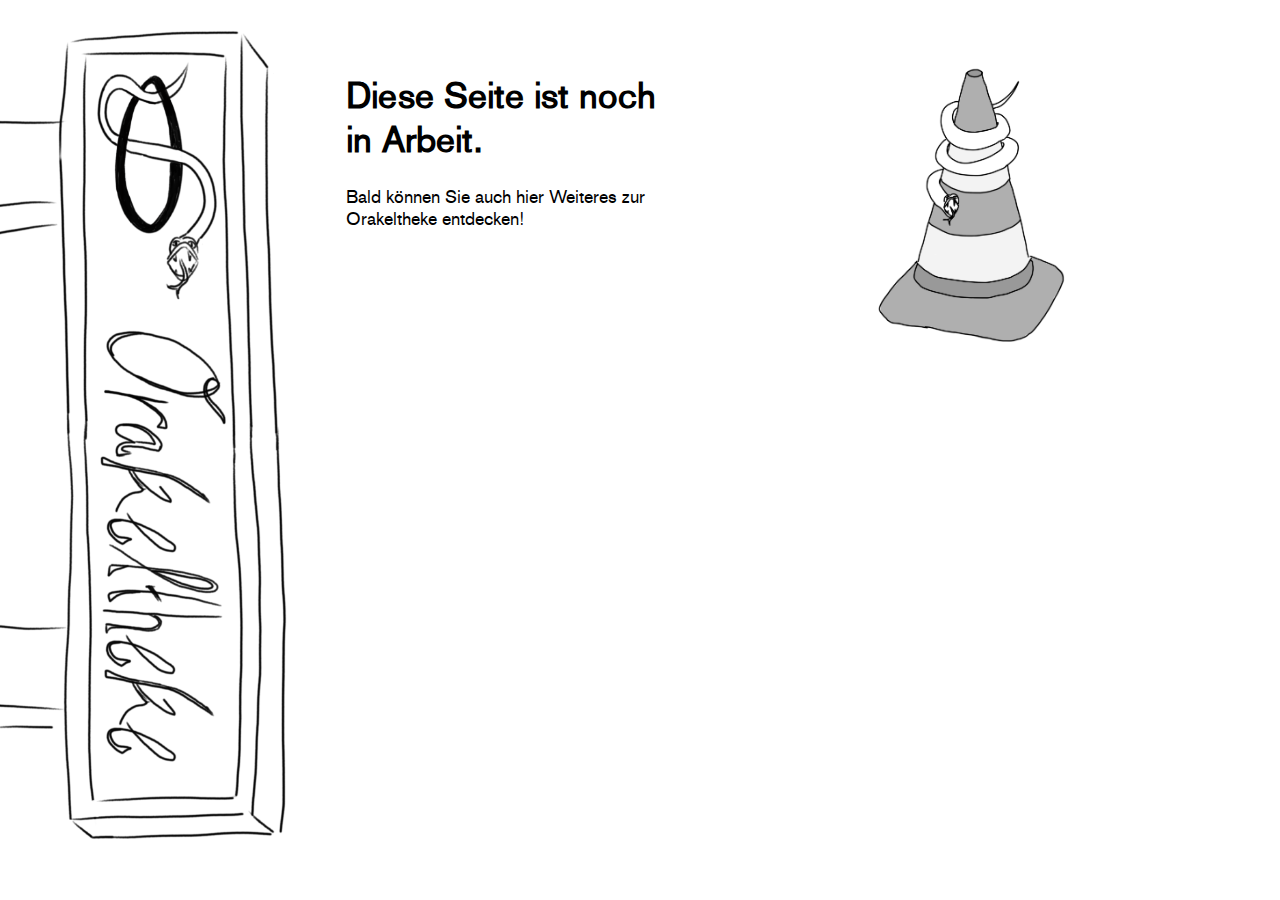
<file: baustelle.html>
<!DOCTYPE html>
<html lang="de">
	<head>
		<title>Orakeltheke</title>
		<meta charset="UTF-8">
		<meta name="author" content="Sophie Humbert">
		<meta name="viewport" content="width=device-width, intial-scale=1.0"> 
		<link rel="stylesheet" href="stylesheet.css">
		<link rel="preconnect" href="https://fonts.gstatic.com">
		<link href="https://fonts.googleapis.com/css2?family=Reenie+Beanie&display=swap" rel="stylesheet">
	</head>
	<body>
		<div class="page">
			<div class="page-left">
				<a href="index.html">
					<img alt="Logo Orakeltheke, Außenschild" src="bilder/außenschild.png">
				</a>
			</div>
			<div class="page-right">
				<div class="nav">
					<div class="nav-left baustelle">
						<div class="nav-item baustelle">
							<h1>Diese Seite ist noch in Arbeit.</h1>
							<p>Bald können Sie auch hier Weiteres zur Orakeltheke entdecken!</p>
						</div>
					</div>
					<div class="nav-right baustelle">
						<div class="nav-item baustelle-item">
							<img alt="Baustellenhütchen mit Schlange" src="bilder/baustelle.png">
						</div>
					</div>
					
				</div>		
			</div>
		</div>
	</body>
</html>
</file>
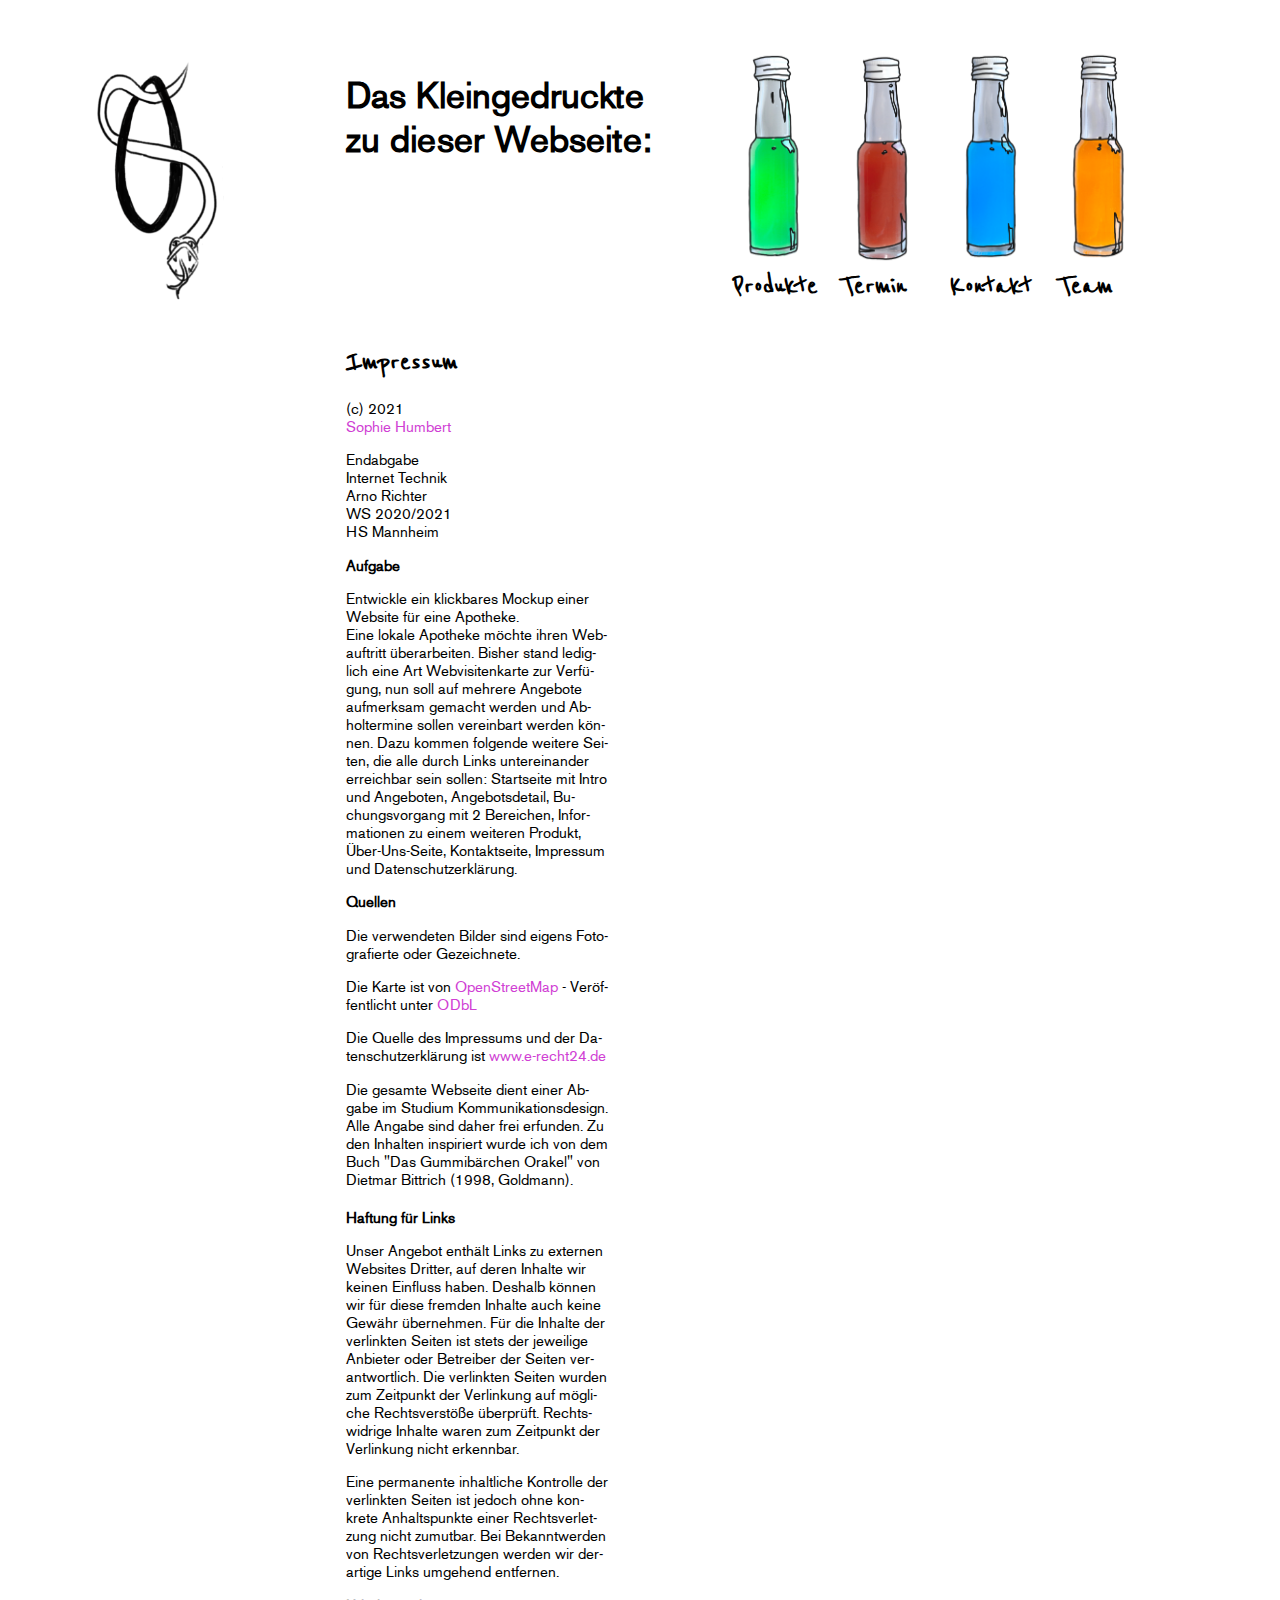
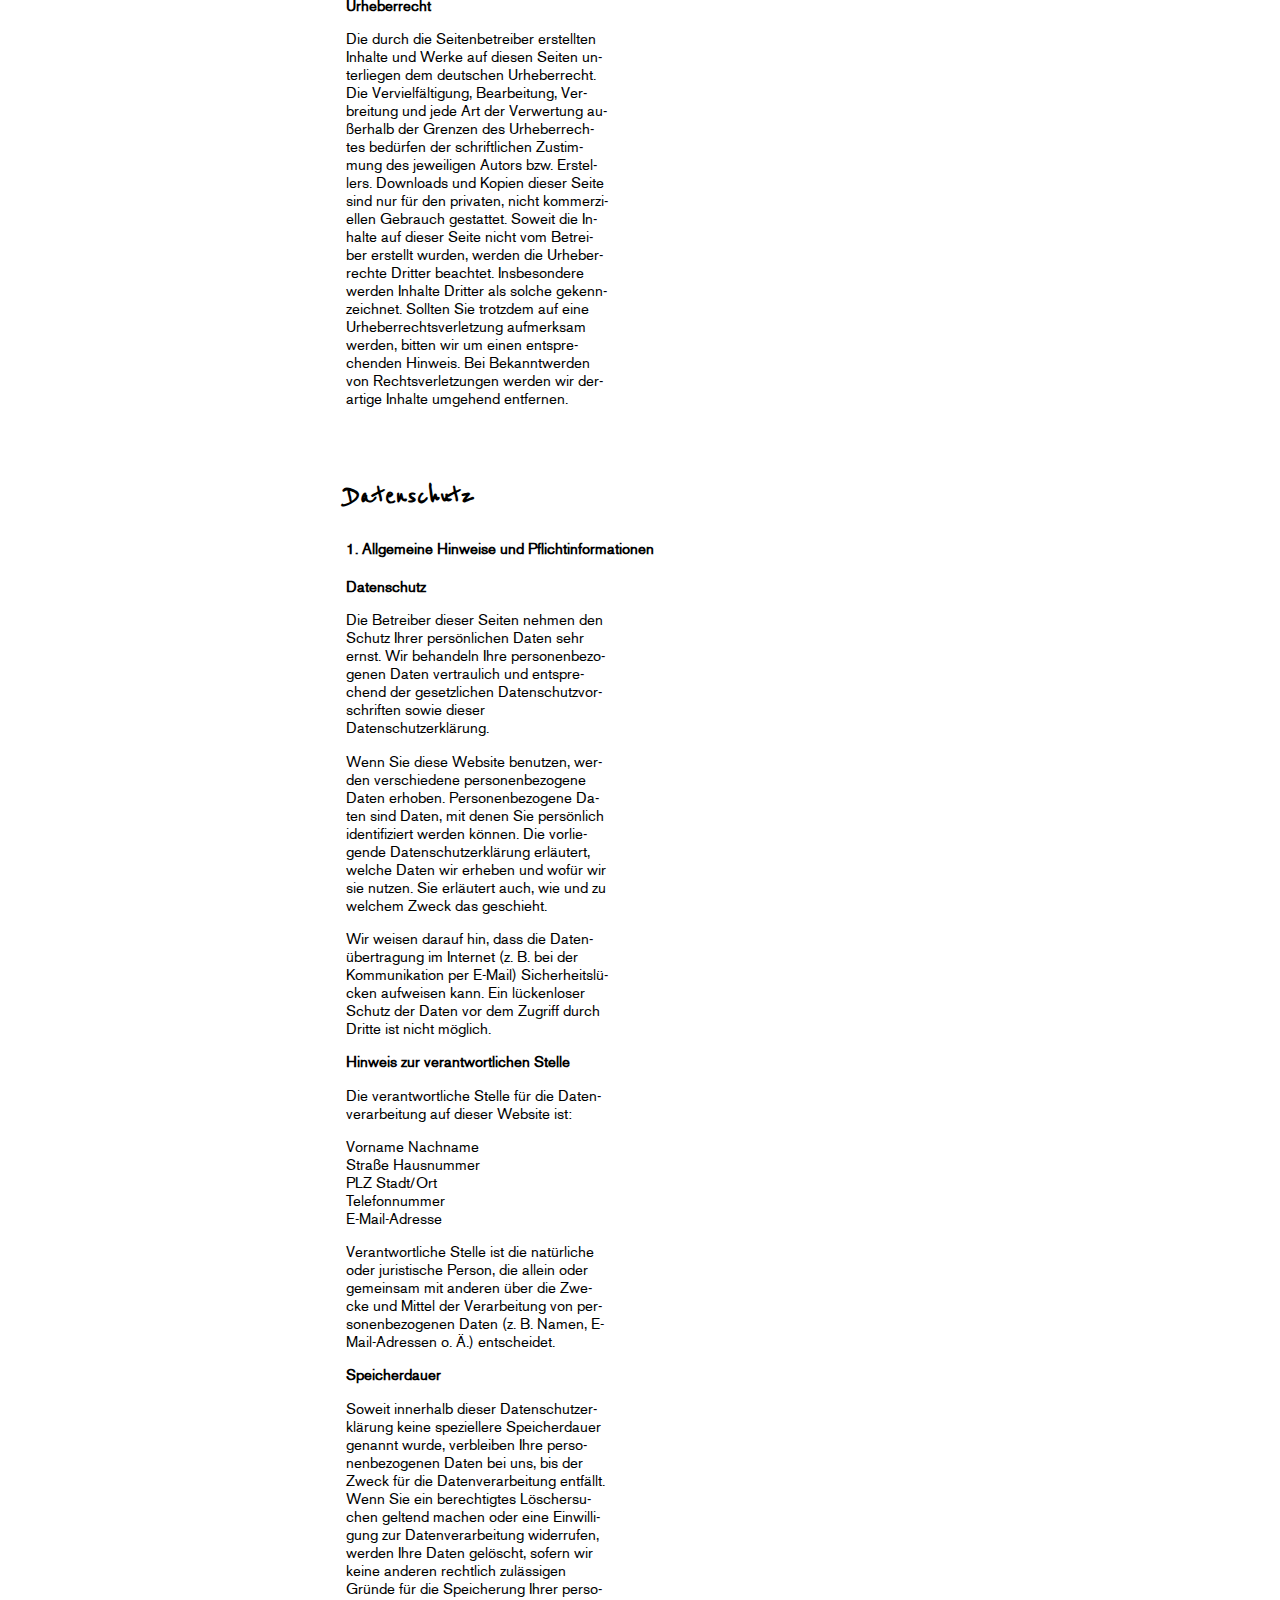
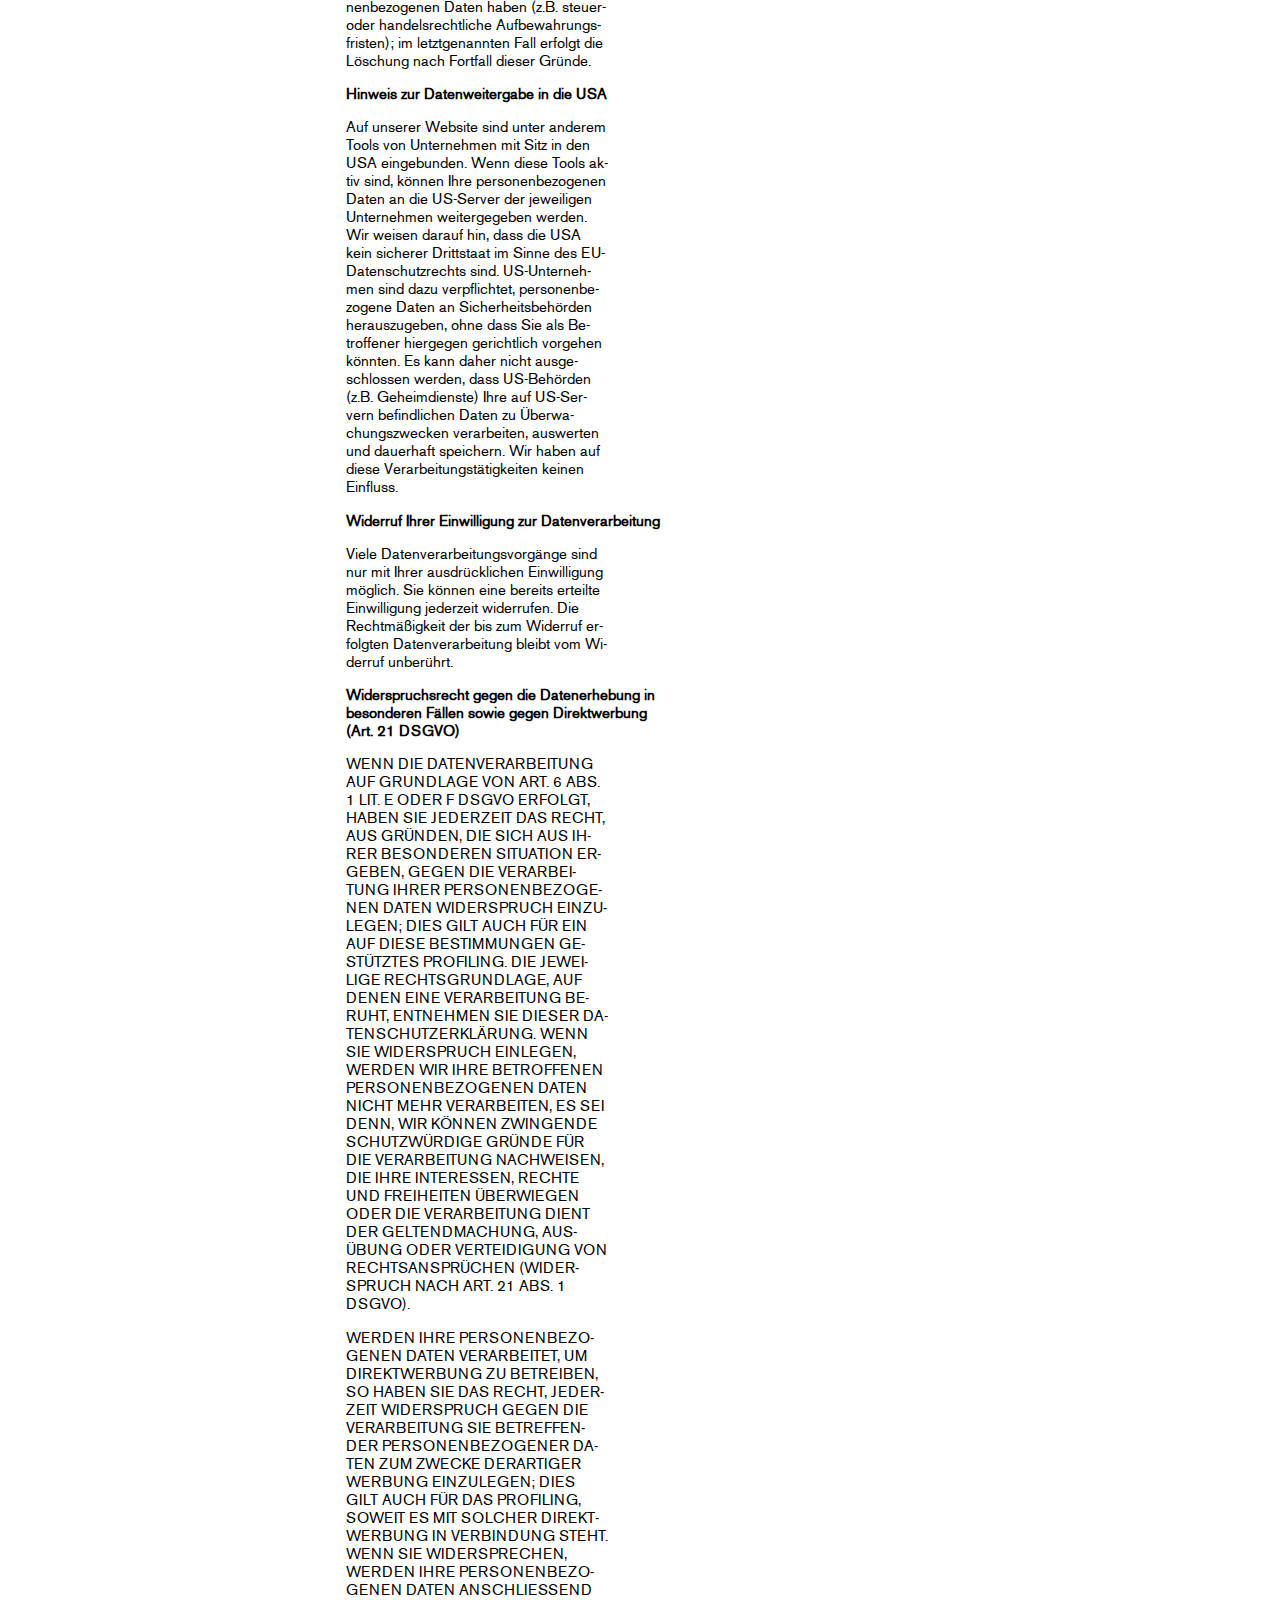
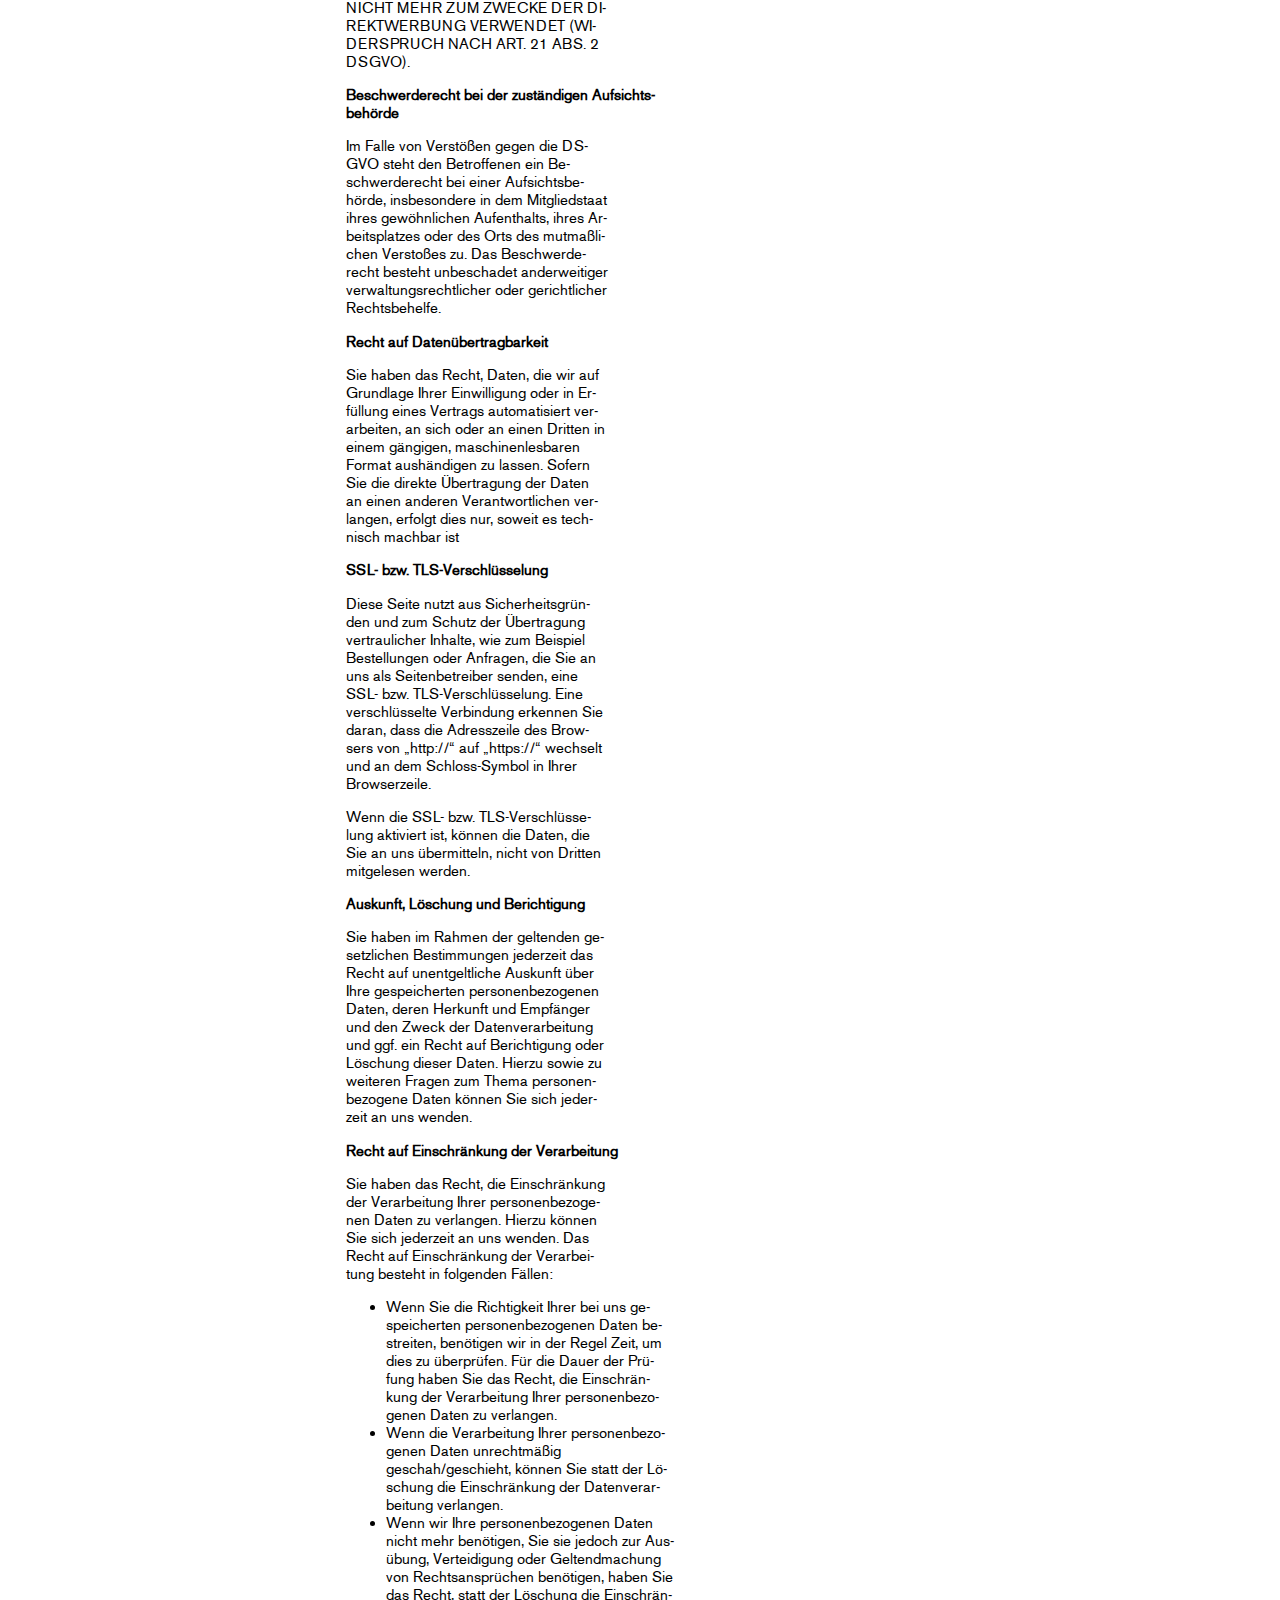
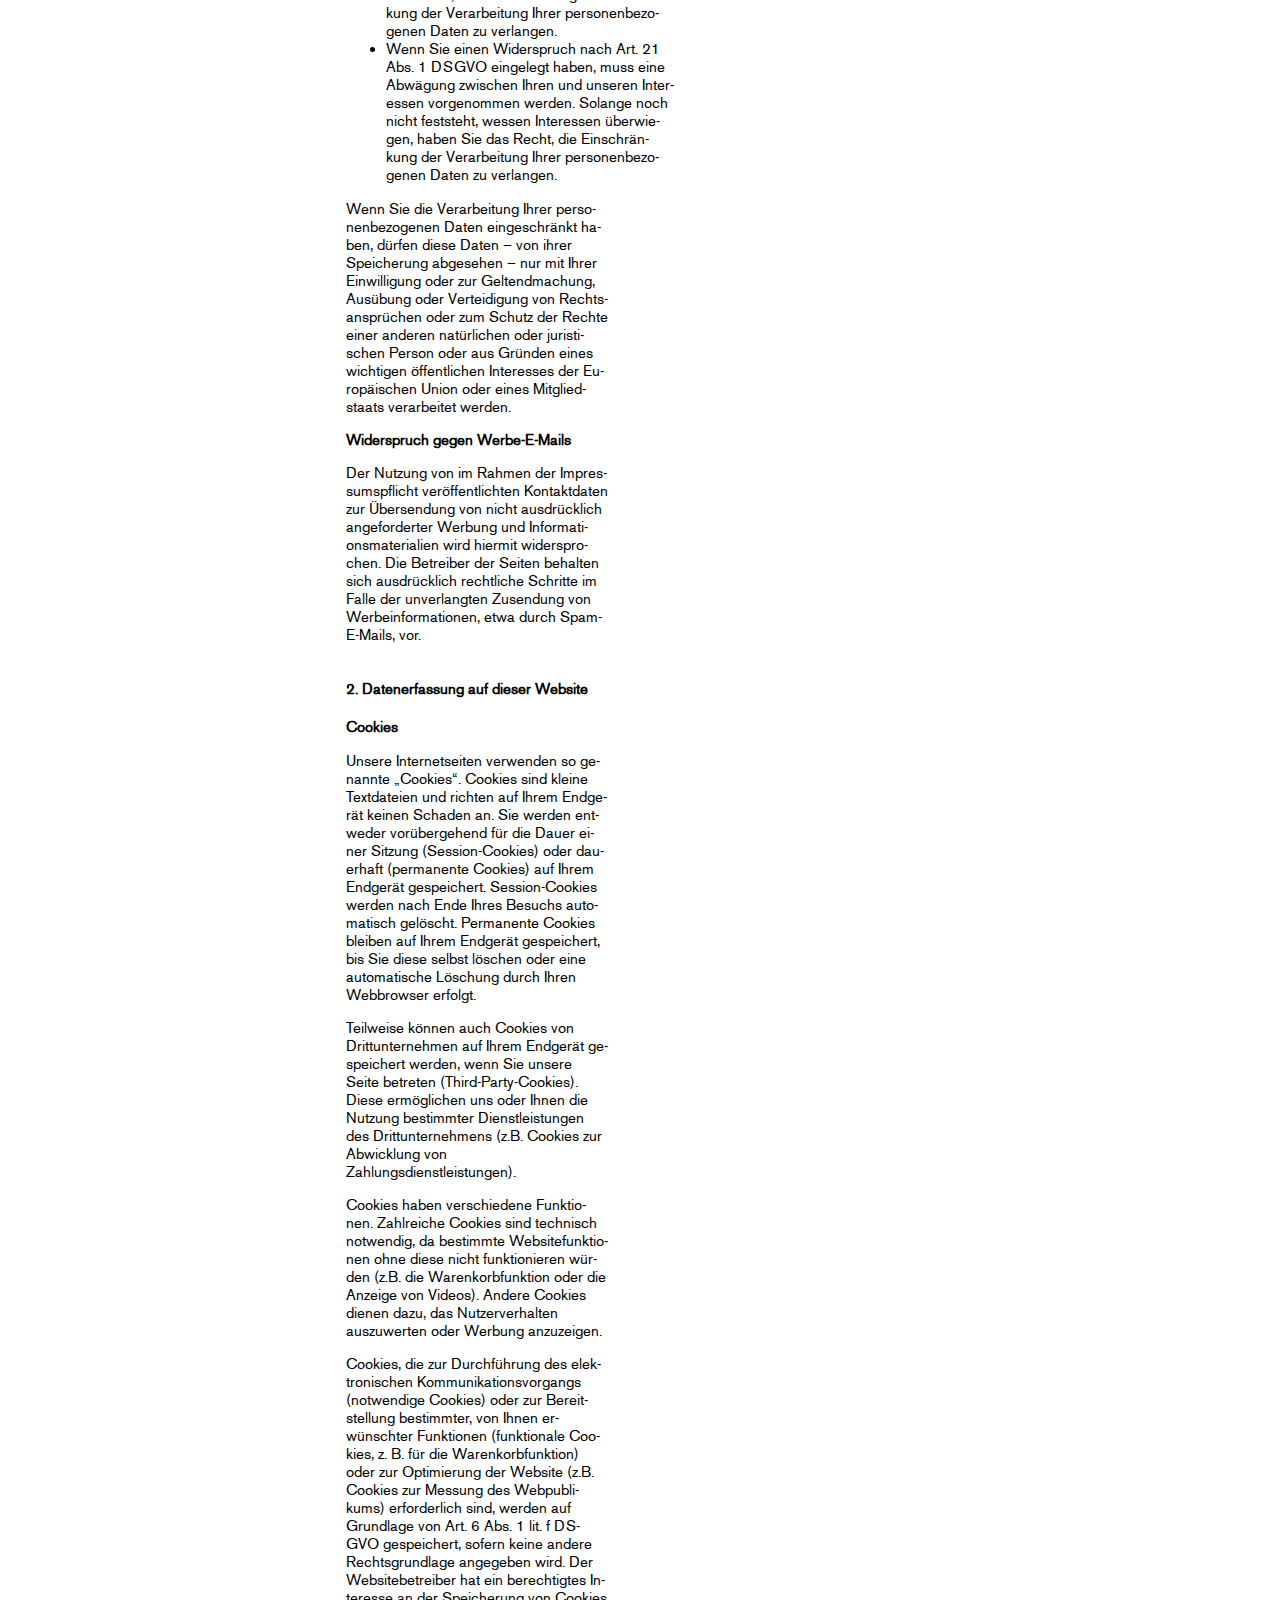
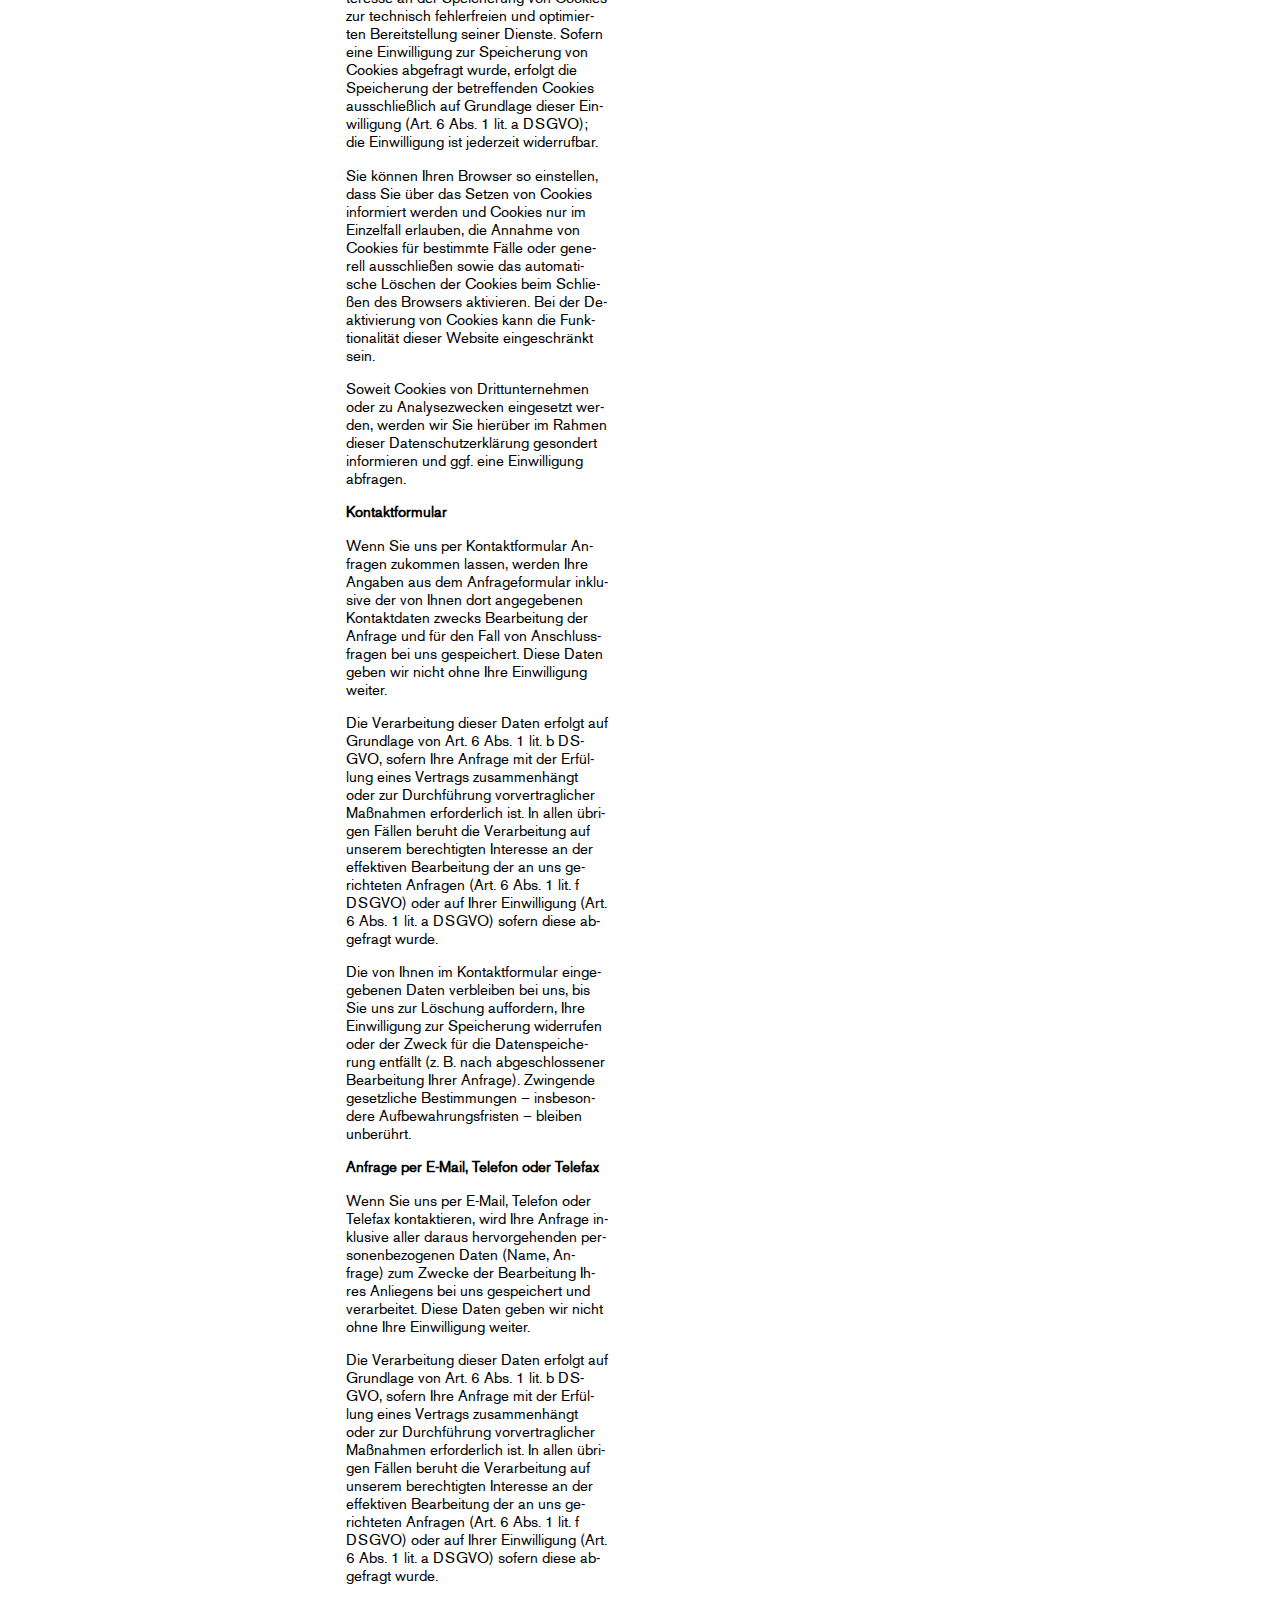
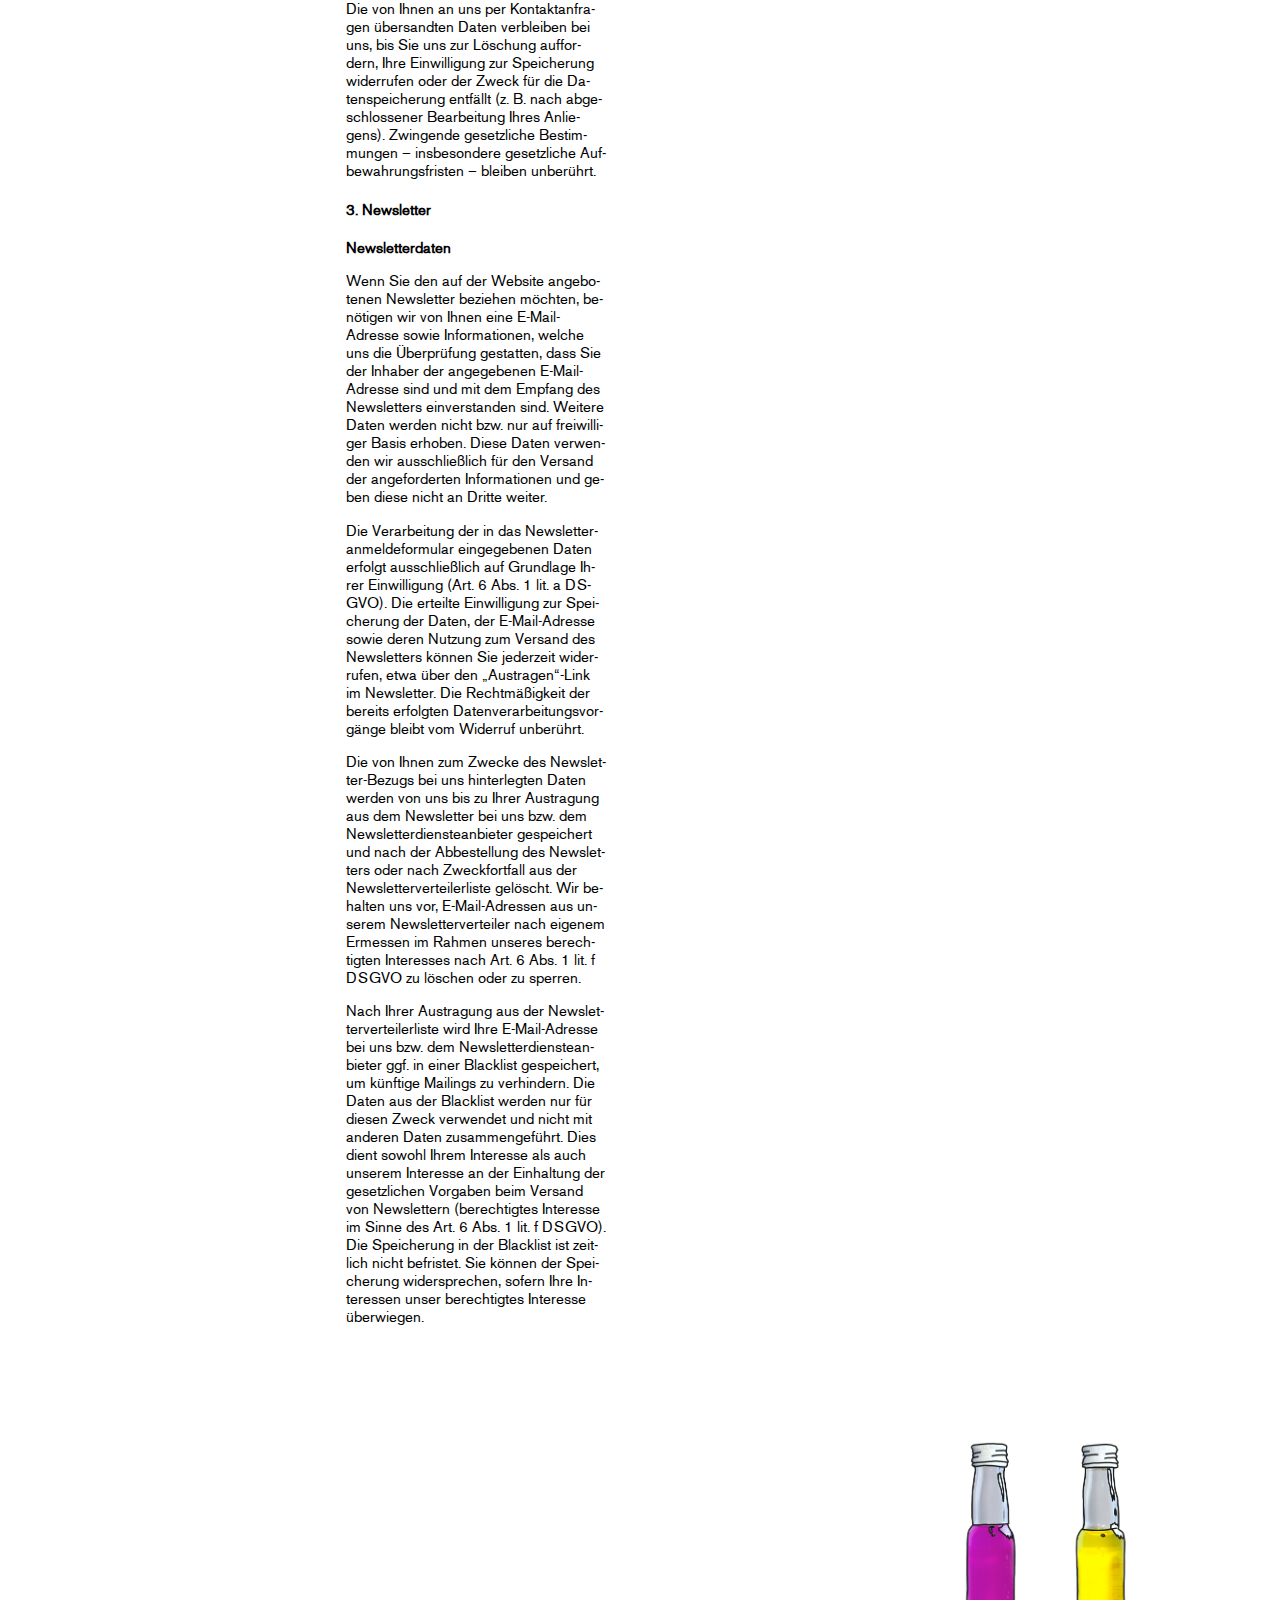
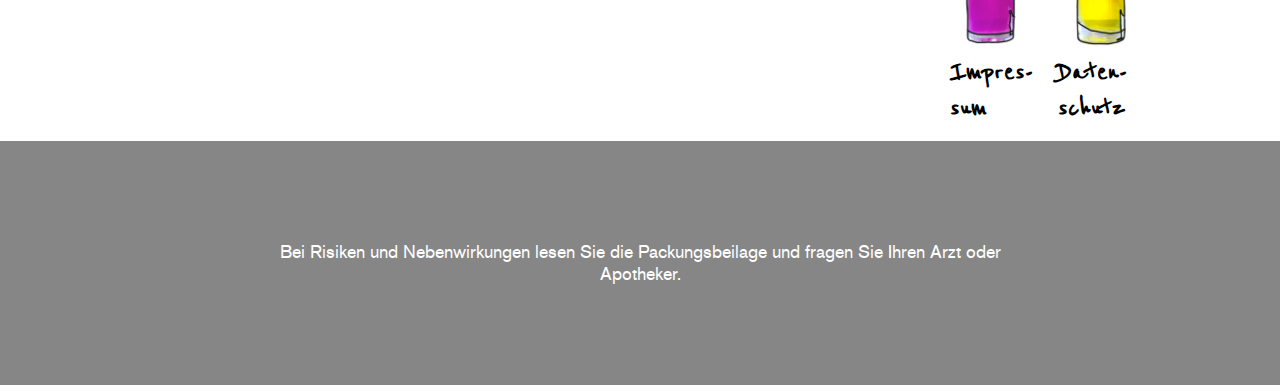
<file: kleingedrucktes.html>
<!DOCTYPE html>
<html lang="de">
	<head>
		<title>Orakeltheke</title>
		<meta charset="UTF-8">
		<meta name="author" content="Sophie Humbert">
		<meta name="viewport" content="width=device-width, intial-scale=1.0"> 
		<link rel="stylesheet" href="stylesheet.css">
		<link rel="preconnect" href="https://fonts.gstatic.com">
		<link href="https://fonts.googleapis.com/css2?family=Reenie+Beanie&display=swap" rel="stylesheet">
	</head>
	<body>
		<div class="page">
			<div class="page-left">
				<a href="index.html">
					<img alt="Logo Orakeltheke, Navigation zur Hauptseite" src="bilder/logo.png">
				</a>
			</div>
			<div class="page-right">
				<div class="nav">
					<div class="nav-left">
						<div class="nav-item">
							<h1>Das Kleingedruckte zu dieser Webseite:</h1>
						</div>
					</div>
					<div class="nav-right">
						<div class="nav-item">
							<a href="produkte.html">
								<img alt="Navigation Angebote und Produkte, Flasche mit grüner Flüssigkeit" src="bilder/MG_7682_grün_be_web.png" />
								<h3>Produkte</h3>
							</a>
						</div>
						<div class="nav-item">
							<a href="zeiten.html">
								<img alt="Navigation Öffnungszeiten und Termin buchen, Flasche mit roter Flüssigkeit" src="bilder/MG_7699_rot_be_web.png" />
								<h3>Termin</h3>
							</a>
						</div>
						<div class="nav-item">
							<a href="kontakt.html">
								<img alt="Navigation Kontakt und Anfahrt, Flasche mit blauer Flüssigkeit" src="bilder/MG_7703_blau_be_web.png" />
								<h3>Kontakt</h3>
							</a>
						</div>
						<div class="nav-item">
							<a href="team.html">
								<img alt="Navigation Einblicke, Flasche mit orangner Flüssigkeit" src="bilder/MG_7706_orange_be_web.png" />
								<h3>Team</h3>
							</a>
						</div>
					</div>
				</div>
				<div class="content">
					<div id="impressum" class="content-item">
						<h3>Impressum</h3>
						<div class="kleingedrucktes">
							<div class="kleingedrucktes-item"> 
								<p>
									(c) 2021
									<br><a target="_blank" href="https://github.com/sophie-war-hier">Sophie Humbert</a>
								</p>
								<p>
									Endabgabe
									<br>Internet Technik
									<br>Arno Richter
									<br>WS 2020/2021
									<br>HS Mannheim
								</p>
								<h5>Aufgabe</h5>
								<p>
									Entwickle ein klickbares Mockup einer Website für eine Apotheke.
									<br>Eine lokale Apotheke möchte ihren Webauftritt überarbeiten. Bisher stand lediglich eine Art Webvisitenkarte zur Verfügung, nun soll auf mehrere Angebote aufmerksam gemacht werden und Abholtermine sollen vereinbart werden können. Dazu kommen folgende weitere Seiten, die alle durch Links untereinander erreichbar sein sollen: Startseite mit Intro und Angeboten, Angebotsdetail, Buchungsvorgang mit 2 Bereichen, Informationen zu einem weiteren Produkt, Über-Uns-Seite, Kontaktseite, Impressum und Datenschutzerklärung.
								</p>
								<h5>Quellen</h5>
								<p>
									Die verwendeten Bilder sind eigens Fotografierte oder Gezeichnete.
								</p>
								<p>
									Die Karte ist von <a target="_blank" href="http://www.openstreetmap.org/">OpenStreetMap</a> - Veröffentlicht unter <a target="_blank" href="http://opendatacommons.org/licenses/odbl/">ODbL</a>
								</p>
								<p>
									Die Quelle des Impressums und der Datenschutzerklärung ist <a target="_blank" href="https://www.e-recht24.de/muster-datenschutzerklaerung.html">www.e-recht24.de</a>
								</p>
								<p>
									Die gesamte Webseite dient einer Abgabe im Studium Kommunikationsdesign. Alle Angabe sind daher frei erfunden. Zu den Inhalten inspiriert wurde ich von dem Buch "Das Gummibärchen Orakel" von Dietmar Bittrich (1998, Goldmann).
								</p>
							</div>
							<div class="kleingedrucktes-item"> 
								<h5>Haftung f&uuml;r Links</h5> 
									<p>Unser Angebot enth&auml;lt Links zu externen Websites Dritter, auf deren Inhalte wir keinen Einfluss haben. Deshalb k&ouml;nnen wir f&uuml;r diese fremden Inhalte auch keine Gew&auml;hr &uuml;bernehmen. F&uuml;r die Inhalte der verlinkten Seiten ist stets der jeweilige Anbieter oder Betreiber der Seiten verantwortlich. Die verlinkten Seiten wurden zum Zeitpunkt der Verlinkung auf m&ouml;gliche Rechtsverst&ouml;&szlig;e &uuml;berpr&uuml;ft. Rechtswidrige Inhalte waren zum Zeitpunkt der Verlinkung nicht erkennbar.</p> 
									<p>Eine permanente inhaltliche Kontrolle der verlinkten Seiten ist jedoch ohne konkrete Anhaltspunkte einer Rechtsverletzung nicht zumutbar. Bei Bekanntwerden von Rechtsverletzungen werden wir derartige Links umgehend entfernen.</p> 
								<h5>Urheberrecht</h5>
									<p>Die durch die Seitenbetreiber erstellten Inhalte und Werke auf diesen Seiten unterliegen dem deutschen Urheberrecht. Die Vervielf&auml;ltigung, Bearbeitung, Verbreitung und jede Art der Verwertung au&szlig;erhalb der Grenzen des Urheberrechtes bed&uuml;rfen der schriftlichen Zustimmung des jeweiligen Autors bzw. Erstellers. Downloads und Kopien dieser Seite sind nur f&uuml;r den privaten, nicht kommerziellen Gebrauch gestattet.
									Soweit die Inhalte auf dieser Seite nicht vom Betreiber erstellt wurden, werden die Urheberrechte Dritter beachtet. Insbesondere werden Inhalte Dritter als solche gekennzeichnet. Sollten Sie trotzdem auf eine Urheberrechtsverletzung aufmerksam werden, bitten wir um einen entsprechenden Hinweis. Bei Bekanntwerden von Rechtsverletzungen werden wir derartige Inhalte umgehend entfernen.</p>
								</div>
							</div>
						</div>
						<div id="datenschutz" class="content-item">
							<h3>Datenschutz</h3>
							<div class="kleingedrucktes">
								<div class="kleingedrucktes-item">
									<h4>1. Allgemeine Hinweise und Pflicht&shy;informationen</h4>
									<h5>Datenschutz</h5> 
										<p>Die Betreiber dieser Seiten nehmen den Schutz Ihrer pers&ouml;nlichen Daten sehr ernst. Wir behandeln Ihre personenbezogenen Daten vertraulich und entsprechend der gesetzlichen Datenschutzvorschriften sowie dieser Datenschutzerkl&auml;rung.</p> 
										<p>Wenn Sie diese Website benutzen, werden verschiedene personenbezogene Daten erhoben. Personenbezogene Daten sind Daten, mit denen Sie pers&ouml;nlich identifiziert werden k&ouml;nnen. Die vorliegende Datenschutzerkl&auml;rung erl&auml;utert, welche Daten wir erheben und wof&uuml;r wir sie nutzen. Sie erl&auml;utert auch, wie und zu welchem Zweck das geschieht.</p> 
										<p>Wir weisen darauf hin, dass die Daten&uuml;bertragung im Internet (z.&nbsp;B. bei der Kommunikation per E-Mail) Sicherheitsl&uuml;cken aufweisen kann. Ein l&uuml;ckenloser Schutz der Daten vor dem Zugriff durch Dritte ist nicht m&ouml;glich.</p>
									<h5>Hinweis zur verantwortlichen Stelle</h5> 
										<p>Die verantwortliche Stelle f&uuml;r die Datenverarbeitung auf dieser Website ist:</p> 
										<p>Vorname Nachname
										<br>Straße Hausnummer
										<br>PLZ Stadt/Ort
										<br>Telefonnummer
										<br>E-Mail-Adresse</p>
				 						<p>Verantwortliche Stelle ist die nat&uuml;rliche oder juristische Person, die allein oder gemeinsam mit anderen &uuml;ber die Zwecke und Mittel der Verarbeitung von personenbezogenen Daten (z.&nbsp;B. Namen, E-Mail-Adressen o. &Auml;.) entscheidet.</p>
									<h5>Speicherdauer</h5> 
										<p>Soweit innerhalb dieser Datenschutzerkl&auml;rung keine speziellere Speicherdauer genannt wurde, verbleiben Ihre personenbezogenen Daten bei uns, bis der Zweck f&uuml;r die Datenverarbeitung entf&auml;llt. Wenn Sie ein berechtigtes L&ouml;schersuchen geltend machen oder eine Einwilligung zur Datenverarbeitung widerrufen, werden Ihre Daten gel&ouml;scht, sofern wir keine anderen rechtlich zul&auml;ssigen&nbsp; Gr&uuml;nde f&uuml;r die Speicherung Ihrer personenbezogenen Daten haben (z.B. steuer- oder handelsrechtliche Aufbewahrungsfristen); im letztgenannten Fall erfolgt die L&ouml;schung nach Fortfall dieser Gr&uuml;nde.</p>
									<h5>Hinweis zur Datenweitergabe in die USA</h5>
										<p>Auf unserer Website sind unter anderem Tools von Unternehmen mit Sitz in den USA eingebunden. Wenn diese Tools aktiv sind, k&ouml;nnen Ihre personenbezogenen Daten an die US-Server der jeweiligen Unternehmen weitergegeben werden. Wir weisen darauf hin, dass die USA kein sicherer Drittstaat im Sinne des EU-Datenschutzrechts sind. US-Unternehmen sind dazu verpflichtet, personenbezogene Daten an Sicherheitsbeh&ouml;rden herauszugeben, ohne dass Sie als Betroffener hiergegen gerichtlich vorgehen k&ouml;nnten. Es kann daher nicht ausgeschlossen werden, dass US-Beh&ouml;rden (z.B. Geheimdienste) Ihre auf US-Servern befindlichen Daten zu &Uuml;berwachungszwecken verarbeiten, auswerten und dauerhaft speichern. Wir haben auf diese Verarbeitungst&auml;tigkeiten keinen Einfluss.</p>
									<h5>Widerruf Ihrer Einwilligung zur Datenverarbeitung</h5> 
										<p>Viele Datenverarbeitungsvorg&auml;nge sind nur mit Ihrer ausdr&uuml;cklichen Einwilligung m&ouml;glich. Sie k&ouml;nnen eine bereits erteilte Einwilligung jederzeit widerrufen. Die Rechtm&auml;&szlig;igkeit der bis zum Widerruf erfolgten Datenverarbeitung bleibt vom Widerruf unber&uuml;hrt.</p>
									<h5>Widerspruchsrecht gegen die Datenerhebung in besonderen F&auml;llen sowie gegen Direktwerbung (Art. 21 DSGVO)</h5> 
										<p>WENN DIE DATENVERARBEITUNG AUF GRUNDLAGE VON ART. 6 ABS. 1 LIT. E ODER F DSGVO ERFOLGT, HABEN SIE JEDERZEIT DAS RECHT, AUS GR&Uuml;NDEN, DIE SICH AUS IHRER BESONDEREN SITUATION ERGEBEN, GEGEN DIE VERARBEITUNG IHRER PERSONENBEZOGENEN DATEN WIDERSPRUCH EINZULEGEN; DIES GILT AUCH F&Uuml;R EIN AUF DIESE BESTIMMUNGEN GEST&Uuml;TZTES PROFILING. DIE JEWEILIGE RECHTSGRUNDLAGE, AUF DENEN EINE VERARBEITUNG BERUHT, ENTNEHMEN SIE DIESER DATENSCHUTZERKL&Auml;RUNG. WENN SIE WIDERSPRUCH EINLEGEN, WERDEN WIR IHRE BETROFFENEN PERSONENBEZOGENEN DATEN NICHT MEHR VERARBEITEN, ES SEI DENN, WIR K&Ouml;NNEN ZWINGENDE SCHUTZW&Uuml;RDIGE GR&Uuml;NDE F&Uuml;R DIE VERARBEITUNG NACHWEISEN, DIE IHRE INTERESSEN, RECHTE UND FREIHEITEN &Uuml;BERWIEGEN ODER DIE VERARBEITUNG DIENT DER GELTENDMACHUNG, AUS&Uuml;BUNG ODER VERTEIDIGUNG VON RECHTSANSPR&Uuml;CHEN (WIDERSPRUCH NACH ART. 21 ABS. 1 DSGVO).</p>
										<p>WERDEN IHRE PERSONENBEZOGENEN DATEN VERARBEITET, UM DIREKTWERBUNG ZU BETREIBEN, SO HABEN SIE DAS RECHT, JEDERZEIT WIDERSPRUCH GEGEN DIE VERARBEITUNG SIE BETREFFENDER PERSONENBEZOGENER DATEN ZUM ZWECKE DERARTIGER WERBUNG EINZULEGEN; DIES GILT AUCH F&Uuml;R DAS PROFILING, SOWEIT ES MIT SOLCHER DIREKTWERBUNG IN VERBINDUNG STEHT. WENN SIE WIDERSPRECHEN, WERDEN IHRE PERSONENBEZOGENEN DATEN ANSCHLIESSEND NICHT MEHR ZUM ZWECKE DER DIREKTWERBUNG VERWENDET (WIDERSPRUCH NACH ART. 21 ABS. 2 DSGVO).</p>
									<h5>Beschwerde&shy;recht bei der zust&auml;ndigen Aufsichts&shy;beh&ouml;rde</h5> 
										<p>Im Falle von Verst&ouml;&szlig;en gegen die DSGVO steht den Betroffenen ein Beschwerderecht bei einer Aufsichtsbeh&ouml;rde, insbesondere in dem Mitgliedstaat ihres gew&ouml;hnlichen Aufenthalts, ihres Arbeitsplatzes oder des Orts des mutma&szlig;lichen Versto&szlig;es zu. Das Beschwerderecht besteht unbeschadet anderweitiger verwaltungsrechtlicher oder gerichtlicher Rechtsbehelfe.</p>
									<h5>Recht auf Daten&shy;&uuml;bertrag&shy;barkeit</h5> 
										<p>Sie haben das Recht, Daten, die wir auf Grundlage Ihrer Einwilligung oder in Erf&uuml;llung eines Vertrags automatisiert verarbeiten, an sich oder an einen Dritten in einem g&auml;ngigen, maschinenlesbaren Format aush&auml;ndigen zu lassen. Sofern Sie die direkte &Uuml;bertragung der Daten an einen anderen Verantwortlichen verlangen, erfolgt dies nur, soweit es technisch machbar ist</p>
									<h5>SSL- bzw. TLS-Verschl&uuml;sselung</h5> 
										<p>Diese Seite nutzt aus Sicherheitsgr&uuml;nden und zum Schutz der &Uuml;bertragung vertraulicher Inhalte, wie zum Beispiel Bestellungen oder Anfragen, die Sie an uns als Seitenbetreiber senden, eine SSL- bzw. TLS-Verschl&uuml;sselung. Eine verschl&uuml;sselte Verbindung erkennen Sie daran, dass die Adresszeile des Browsers von &bdquo;http://&ldquo; auf &bdquo;https://&ldquo; wechselt und an dem Schloss-Symbol in Ihrer Browserzeile.</p> 
										<p>Wenn die SSL- bzw. TLS-Verschl&uuml;sselung aktiviert ist, k&ouml;nnen die Daten, die Sie an uns &uuml;bermitteln, nicht von Dritten mitgelesen werden.</p>
									<h5>Auskunft, L&ouml;schung und Berichtigung</h5> 
										<p>Sie haben im Rahmen der geltenden gesetzlichen Bestimmungen jederzeit das Recht auf unentgeltliche Auskunft &uuml;ber Ihre gespeicherten personenbezogenen Daten, deren Herkunft und Empf&auml;nger und den Zweck der Datenverarbeitung und ggf. ein Recht auf Berichtigung oder L&ouml;schung dieser Daten. Hierzu sowie zu weiteren Fragen zum Thema personenbezogene Daten k&ouml;nnen Sie sich jederzeit an uns wenden.</p>
									<h5>Recht auf Einschr&auml;nkung der Verarbeitung</h5> 
										<p>Sie haben das Recht, die Einschr&auml;nkung der Verarbeitung Ihrer personenbezogenen Daten zu verlangen. Hierzu k&ouml;nnen Sie sich jederzeit an uns wenden. Das Recht auf Einschr&auml;nkung der Verarbeitung besteht in folgenden F&auml;llen:</p> 
											<ul> 
												<li>Wenn Sie die Richtigkeit Ihrer bei uns gespeicherten personenbezogenen Daten bestreiten, ben&ouml;tigen wir in der Regel Zeit, um dies zu &uuml;berpr&uuml;fen. F&uuml;r die Dauer der Pr&uuml;fung haben Sie das Recht, die Einschr&auml;nkung der Verarbeitung Ihrer personenbezogenen Daten zu verlangen.</li> 
												<li>Wenn die Verarbeitung Ihrer personenbezogenen Daten unrechtm&auml;&szlig;ig geschah/geschieht, k&ouml;nnen Sie statt der L&ouml;schung die Einschr&auml;nkung der Datenverarbeitung verlangen.</li> 
												<li>Wenn wir Ihre personenbezogenen Daten nicht mehr ben&ouml;tigen, Sie sie jedoch zur Aus&uuml;bung, Verteidigung oder Geltendmachung von Rechtsanspr&uuml;chen ben&ouml;tigen, haben Sie das Recht, statt der L&ouml;schung die Einschr&auml;nkung der Verarbeitung Ihrer personenbezogenen Daten zu verlangen.</li> 
												<li>Wenn Sie einen Widerspruch nach Art. 21 Abs. 1 DSGVO eingelegt haben, muss eine Abw&auml;gung zwischen Ihren und unseren Interessen vorgenommen werden. Solange noch nicht feststeht, wessen Interessen &uuml;berwiegen, haben Sie das Recht, die Einschr&auml;nkung der Verarbeitung Ihrer personenbezogenen Daten zu verlangen.</li> 
											</ul> 
										<p>Wenn Sie die Verarbeitung Ihrer personenbezogenen Daten eingeschr&auml;nkt haben, d&uuml;rfen diese Daten &ndash; von ihrer Speicherung abgesehen &ndash; nur mit Ihrer Einwilligung oder zur Geltendmachung, Aus&uuml;bung oder Verteidigung von Rechtsanspr&uuml;chen oder zum Schutz der Rechte einer anderen nat&uuml;rlichen oder juristischen Person oder aus Gr&uuml;nden eines wichtigen &ouml;ffentlichen Interesses der Europ&auml;ischen Union oder eines Mitgliedstaats verarbeitet werden.</p>
									<h5>Widerspruch gegen Werbe-E-Mails</h5> 
										<p>Der Nutzung von im Rahmen der Impressumspflicht ver&ouml;ffentlichten Kontaktdaten zur &Uuml;bersendung von nicht ausdr&uuml;cklich angeforderter Werbung und Informationsmaterialien wird hiermit widersprochen. Die Betreiber der Seiten behalten sich ausdr&uuml;cklich rechtliche Schritte im Falle der unverlangten Zusendung von Werbeinformationen, etwa durch Spam-E-Mails, vor.</p>
								</div>
								<div class="kleingedrucktes-item">
									<h4>2. Datenerfassung auf dieser Website</h4>
									<h5>Cookies</h5> 
										<p>Unsere Internetseiten verwenden so genannte &bdquo;Cookies&ldquo;. Cookies sind kleine Textdateien und richten auf Ihrem Endger&auml;t keinen Schaden an. Sie werden entweder vor&uuml;bergehend f&uuml;r die Dauer einer Sitzung (Session-Cookies) oder dauerhaft (permanente Cookies) auf Ihrem Endger&auml;t gespeichert. Session-Cookies werden nach Ende Ihres Besuchs automatisch gel&ouml;scht. Permanente Cookies bleiben auf Ihrem Endger&auml;t gespeichert, bis Sie diese selbst l&ouml;schen&nbsp;oder eine automatische L&ouml;schung durch Ihren Webbrowser erfolgt.</p> 
										<p>Teilweise k&ouml;nnen auch Cookies von Drittunternehmen auf Ihrem Endger&auml;t gespeichert werden, wenn Sie unsere Seite betreten (Third-Party-Cookies). Diese erm&ouml;glichen uns oder Ihnen die Nutzung bestimmter Dienstleistungen des Drittunternehmens (z.B. Cookies zur Abwicklung von Zahlungsdienstleistungen).</p> 
										<p>Cookies haben verschiedene Funktionen. Zahlreiche Cookies sind technisch notwendig, da bestimmte Websitefunktionen ohne diese nicht funktionieren w&uuml;rden (z.B. die Warenkorbfunktion oder die Anzeige von Videos). Andere Cookies dienen dazu, das Nutzerverhalten auszuwerten&nbsp;oder Werbung anzuzeigen.</p> 
										<p>Cookies, die zur Durchf&uuml;hrung des elektronischen Kommunikationsvorgangs (notwendige Cookies) oder zur Bereitstellung bestimmter, von Ihnen erw&uuml;nschter Funktionen (funktionale Cookies, z. B. f&uuml;r die Warenkorbfunktion) oder zur Optimierung der Website (z.B. Cookies zur Messung des Webpublikums) erforderlich sind, werden auf Grundlage von Art. 6 Abs. 1 lit. f DSGVO gespeichert, sofern keine andere Rechtsgrundlage angegeben wird. Der Websitebetreiber hat ein berechtigtes Interesse an der Speicherung von Cookies zur technisch fehlerfreien und optimierten Bereitstellung seiner Dienste. Sofern eine Einwilligung zur Speicherung von Cookies abgefragt wurde, erfolgt die Speicherung der betreffenden Cookies ausschlie&szlig;lich auf Grundlage dieser Einwilligung (Art. 6 Abs. 1 lit. a DSGVO); die Einwilligung ist jederzeit widerrufbar.</p> 
										<p>Sie k&ouml;nnen Ihren Browser so einstellen, dass Sie &uuml;ber das Setzen von Cookies informiert werden und Cookies nur im Einzelfall erlauben, die Annahme von Cookies f&uuml;r bestimmte F&auml;lle oder generell ausschlie&szlig;en sowie das automatische L&ouml;schen der Cookies beim Schlie&szlig;en des Browsers aktivieren. Bei der Deaktivierung von Cookies kann die Funktionalit&auml;t dieser Website eingeschr&auml;nkt sein.</p> 
										<p>Soweit Cookies von Drittunternehmen oder zu Analysezwecken eingesetzt werden, werden wir Sie hier&uuml;ber im Rahmen dieser Datenschutzerkl&auml;rung gesondert informieren und ggf. eine Einwilligung abfragen.</p>
									<h5>Kontaktformular</h5> 
										<p>Wenn Sie uns per Kontaktformular Anfragen zukommen lassen, werden Ihre Angaben aus dem Anfrageformular inklusive der von Ihnen dort angegebenen Kontaktdaten zwecks Bearbeitung der Anfrage und f&uuml;r den Fall von Anschlussfragen bei uns gespeichert. Diese Daten geben wir nicht ohne Ihre Einwilligung weiter.</p> 
										<p>Die Verarbeitung dieser Daten erfolgt auf Grundlage von Art. 6 Abs. 1 lit. b DSGVO, sofern Ihre Anfrage mit der Erf&uuml;llung eines Vertrags zusammenh&auml;ngt oder zur Durchf&uuml;hrung vorvertraglicher Ma&szlig;nahmen erforderlich ist. In allen &uuml;brigen F&auml;llen beruht die Verarbeitung auf unserem berechtigten Interesse an der effektiven Bearbeitung der an uns gerichteten Anfragen (Art. 6 Abs. 1 lit. f DSGVO) oder auf Ihrer Einwilligung (Art. 6 Abs. 1 lit. a DSGVO) sofern diese abgefragt wurde.</p> 
										<p>Die von Ihnen im Kontaktformular eingegebenen Daten verbleiben bei uns, bis Sie uns zur L&ouml;schung auffordern, Ihre Einwilligung zur Speicherung widerrufen oder der Zweck f&uuml;r die Datenspeicherung entf&auml;llt (z.&nbsp;B. nach abgeschlossener Bearbeitung Ihrer Anfrage). Zwingende gesetzliche Bestimmungen &ndash; insbesondere Aufbewahrungsfristen &ndash; bleiben unber&uuml;hrt.</p>
									<h5>Anfrage per E-Mail, Telefon oder Telefax</h5> 
										<p>Wenn Sie uns per E-Mail, Telefon oder Telefax kontaktieren, wird Ihre Anfrage inklusive aller daraus hervorgehenden personenbezogenen Daten (Name, Anfrage) zum Zwecke der Bearbeitung Ihres Anliegens bei uns gespeichert und verarbeitet. Diese Daten geben wir nicht ohne Ihre Einwilligung weiter.</p> 
										<p>Die Verarbeitung dieser Daten erfolgt auf Grundlage von Art. 6 Abs. 1 lit. b DSGVO, sofern Ihre Anfrage mit der Erf&uuml;llung eines Vertrags zusammenh&auml;ngt oder zur Durchf&uuml;hrung vorvertraglicher Ma&szlig;nahmen erforderlich ist. In allen &uuml;brigen F&auml;llen beruht die Verarbeitung auf unserem berechtigten Interesse an der effektiven Bearbeitung der an uns gerichteten Anfragen (Art. 6 Abs. 1 lit. f DSGVO) oder auf Ihrer Einwilligung (Art. 6 Abs. 1 lit. a DSGVO) sofern diese abgefragt wurde.</p> 
										<p>Die von Ihnen an uns per Kontaktanfragen &uuml;bersandten Daten verbleiben bei uns, bis Sie uns zur L&ouml;schung auffordern, Ihre Einwilligung zur Speicherung widerrufen oder der Zweck f&uuml;r die Datenspeicherung entf&auml;llt (z.&nbsp;B. nach abgeschlossener Bearbeitung Ihres Anliegens). Zwingende gesetzliche Bestimmungen &ndash; insbesondere gesetzliche Aufbewahrungsfristen &ndash; bleiben unber&uuml;hrt.</p>
									<h4>3. Newsletter</h4>
									<h5>Newsletter&shy;daten</h5> 
										<p>Wenn Sie den auf der Website angebotenen Newsletter beziehen m&ouml;chten, ben&ouml;tigen wir von Ihnen eine E-Mail-Adresse sowie Informationen, welche uns die &Uuml;berpr&uuml;fung gestatten, dass Sie der Inhaber der angegebenen E-Mail-Adresse sind und mit dem Empfang des Newsletters einverstanden sind. Weitere Daten werden nicht bzw. nur auf freiwilliger Basis erhoben. Diese Daten verwenden wir ausschlie&szlig;lich f&uuml;r den Versand der angeforderten Informationen und geben diese nicht an Dritte weiter.</p> 
										<p>Die Verarbeitung der in das Newsletteranmeldeformular eingegebenen Daten erfolgt ausschlie&szlig;lich auf Grundlage Ihrer Einwilligung (Art. 6 Abs. 1 lit. a DSGVO). Die erteilte Einwilligung zur Speicherung der Daten, der E-Mail-Adresse sowie deren Nutzung zum Versand des Newsletters k&ouml;nnen Sie jederzeit widerrufen, etwa &uuml;ber den &bdquo;Austragen&ldquo;-Link im Newsletter. Die Rechtm&auml;&szlig;igkeit der bereits erfolgten Datenverarbeitungsvorg&auml;nge bleibt vom Widerruf unber&uuml;hrt.</p> 
										<p>Die von Ihnen zum Zwecke des Newsletter-Bezugs bei uns hinterlegten Daten werden von uns bis zu Ihrer Austragung aus dem Newsletter bei uns bzw. dem Newsletterdiensteanbieter gespeichert und nach der Abbestellung des Newsletters oder nach Zweckfortfall aus der Newsletterverteilerliste gel&ouml;scht. Wir behalten uns vor, E-Mail-Adressen aus unserem Newsletterverteiler nach eigenem Ermessen im Rahmen unseres berechtigten Interesses nach Art. 6 Abs. 1 lit. f DSGVO zu l&ouml;schen oder zu sperren.</p> 
										<p>Nach Ihrer Austragung aus der Newsletterverteilerliste wird Ihre E-Mail-Adresse bei uns bzw. dem Newsletterdiensteanbieter ggf. in einer Blacklist gespeichert, um k&uuml;nftige Mailings zu verhindern. Die Daten aus der Blacklist werden nur f&uuml;r diesen Zweck verwendet und nicht mit anderen Daten zusammengef&uuml;hrt. Dies dient sowohl Ihrem Interesse als auch unserem Interesse an der Einhaltung der gesetzlichen Vorgaben beim Versand von Newslettern (berechtigtes Interesse im Sinne des Art. 6 Abs. 1 lit. f DSGVO). Die Speicherung in der Blacklist ist zeitlich nicht befristet. Sie k&ouml;nnen der Speicherung widersprechen, sofern Ihre Interessen unser berechtigtes Interesse &uuml;berwiegen.</p>
								</div>
							</div>
						</div>
				</div>
				<div class="nav-right">
					<div class="nav-item in">
						<a href="kleingedrucktes.html#impressum">
							<img alt="Navigation Impressum, Flasche mit lila Flüssigkeit" src="bilder/MG_7688_lila_be_web.png" />
							<h3>Impressum</h3>
						</a>
					</div>
					<div class="nav-item in">
						<a href="kleingedrucktes.html#datenschutz">
							<img alt="Navigation Datenschutz, Flasche mit gelber Flüssigkeit" src="bilder/MG_7686_gelb_be_web.png" />
							<h3>Datenschutz</h3>
						</a>
					</div>
				</div>
			</div>
		</div>
		<div class="footer">
			<div class="footer-item">Bei Risiken und Nebenwirkungen lesen Sie die Packungsbeilage und fragen Sie Ihren Arzt oder Apotheker.</div>
	</body>
</html>
</file>
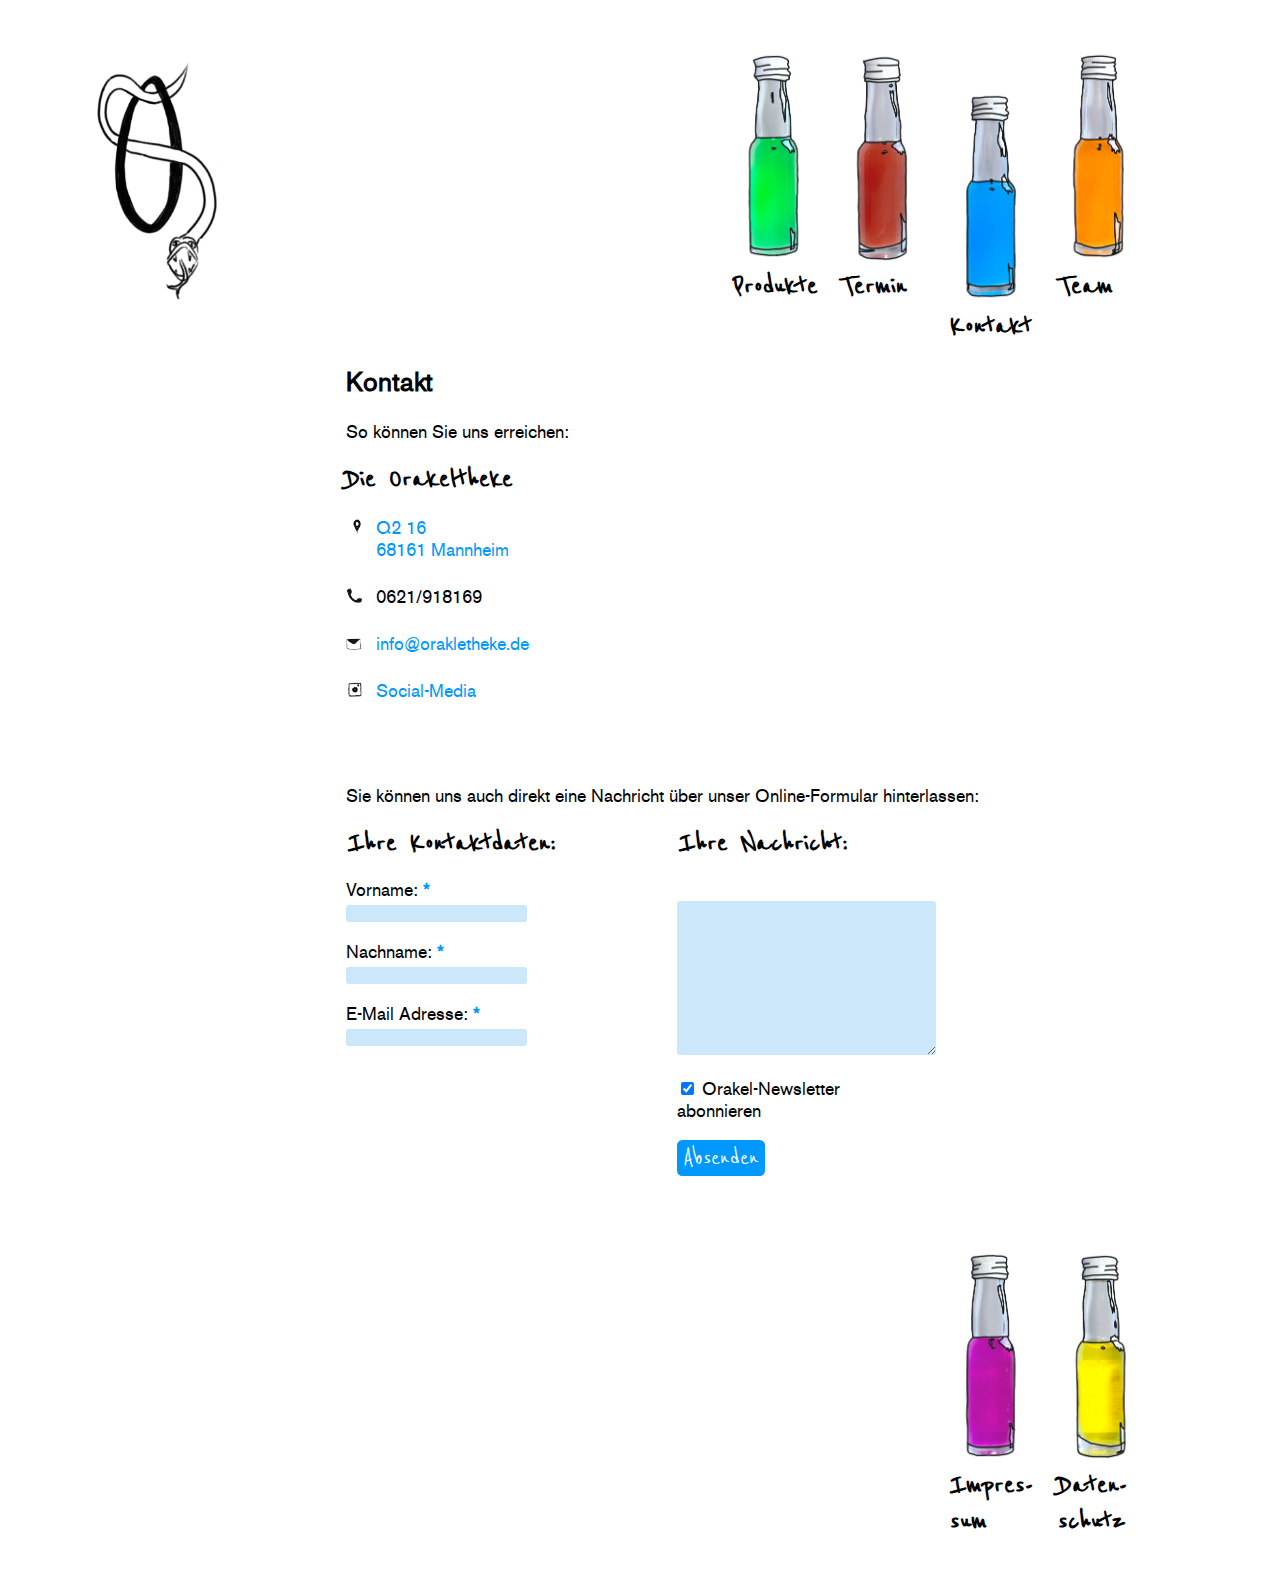
<file: kontakt.html>
<!DOCTYPE html>
<html lang="de">
	<head>
		<title>Orakeltheke</title>
		<meta charset="UTF-8">
		<meta name="author" content="Sophie Humbert">
		<meta name="viewport" content="width=device-width, intial-scale=1.0"> 
		<link rel="stylesheet" href="stylesheet.css">
		<link rel="preconnect" href="https://fonts.gstatic.com">
		<link href="https://fonts.googleapis.com/css2?family=Reenie+Beanie&display=swap" rel="stylesheet">
	</head>
	<body>
		<div class="page">
			<div class="page-left">
				<a href="index.html">
					<img alt="Logo Orakeltheke, Navigation zur Hauptseite" src="bilder/logo.png">
				</a>
			</div>
			<div class="page-right">
				<div class="nav">
					<div class="nav-right">
						<div class="nav-item">
							<a href="produkte.html">
								<img alt="Navigation Angebote und Produkte, Flasche mit grüner Flüssigkeit" src="bilder/MG_7682_grün_be_web.png" />
								<h3>Produkte</h3>
							</a>
						</div>
						<div class="nav-item">
							<a href="zeiten.html">
								<img alt="Navigation Öffnungszeiten und Termin buchen, Flasche mit roter Flüssigkeit" src="bilder/MG_7699_rot_be_web.png" />
								<h3>Termin</h3>
							</a>
						</div>
						<div class="nav-item in">
							<a href="kontakt.html">
								<img alt="Navigation Kontakt und Anfahrt, Flasche mit blauer Flüssigkeit" src="bilder/MG_7703_blau_be_web.png" />
								<h3>Kontakt</h3>
							</a>
						</div>
						<div class="nav-item">
							<a href="team.html">
								<img alt="Navigation Einblicke, Flasche mit orangner Flüssigkeit" src="bilder/MG_7706_orange_be_web.png" />
								<h3>Team</h3>
							</a>
						</div>
					</div>
				</div>
				<div class="content">
					<div id="kontakt" class="content-item">
						<h2>Kontakt</h2>
							<p>So können Sie uns erreichen:</p>
								<div class="kontakt">
									<div class="kontakt-item">
										<h3>Die Orakeltheke</h3>
										<div class="icon">
											<div class="icon-item bild">
												<img alt="Standort Orakeltheke Icon" src="bilder/maps_icon.png">
											</div>
											<div class="icon-item">
												<a target="_blank" href="https://www.openstreetmap.org/#map=16/49.4885/8.4686">Q2 16
												<br>68161 Mannheim
												</a>
											</div>
											<div class="icon-item bild">
												<img alt="Telefon Orakeltheke Icon" src="bilder/telefon_icon.png">
											</div>
											<div class="icon-item">
												0621/918169
											</div>
											<div class="icon-item bild">
												<img alt="E-Mail Orakeltheke Icon" src="bilder/mail_icon.png">
											</div>
											<div class="icon-item">
												<a href="mailto:info@orakletheke.de">info@orakletheke.de</a>
											</div>
											<div class="icon-item bild">
												<img alt="Instagram Orakeltheke Icon" src="bilder/instagram_icon.png">
											</div>
											<div class="icon-item">
												<a href="baustelle.html">Social-Media</a>
											</div>
										</div>														
									</div>
									<div class="kontakt-item karte">
										<iframe frameborder="0" scrolling="no" marginheight="0" marginwidth="0" src="https://www.openstreetmap.org/export/embed.html?bbox=8.458554268145235%2C49.483781106477224%2C8.47863864924875%2C49.49325956669761&amp;layer=mapnik"></iframe>
									</div>
								</div>
						</div>
						
						<div id="nachricht" class="content-item">
							<p>Sie können uns auch direkt eine Nachricht über unser Online-Formular hinterlassen:</p>
							<form method="post" action="">	
								<div class="kontakt">								
									<div class="kontakt-item">
										
											<legend>
												<h3>Ihre Kontaktdaten:</h3>
											</legend>
											<p>
												<label for="vorname">Vorname:</label>
												<span class="stern">*</span>
												<input type="text" name="vorname" size="20" maxlength="30" id="vorname" />
											</p>
											<p>
												<label for="Nachname">Nachname:</label>
												<span class="stern">*</span>
												<input type="text" name="nachname" size="20" maxlength="30" id="nachname" />
											</p>
											<p>
												<label for="mail">E-Mail Adresse:</label>
												<span class="stern">*</span>
												<input type="mailto" required="" name="mail" size="20" maxlength="30" id="mail" />
											</p>	
									</div>
									<div class="kontakt-item">	
											<legend>
												<label for="nachricht">
													<h3>Ihre Nachricht:</h3>
												</label>
											</legend>	
											<p>	
												<br />
												<textarea rows="10" cols="30" required="" name="nachricht" id="nachricht"> </textarea>
											</p>
											<p>
												<input type="checkbox" name="info" value="ja" id="info" checked="checked" />
												<label id="news" for="info">Orakel-Newsletter abonnieren</label>
											</p>	
											<p class="button kontakt">
												<input id="absenden" type="submit" value="Absenden" />
											</p>
									</div>
								</div>		
							</form>
						</div>
				</div>
				<div class="nav-right">
					<div class="nav-item">
						<a href="kleingedrucktes.html#impressum">
							<img alt="Navigation Impressum, Flasche mit lila Flüssigkeit" src="bilder/MG_7688_lila_be_web.png" />
							<h3>Impressum</h3>
						</a>
					</div>
					<div class="nav-item">
						<a href="kleingedrucktes.html#datenschutz">
							<img alt="Navigation Datenschutz, Flasche mit gelber Flüssigkeit" src="bilder/MG_7686_gelb_be_web.png" />
							<h3>Datenschutz</h3>
						</a>
					</div>
				</div>
			</div>
		</div>
	</body>
</html>
</file>
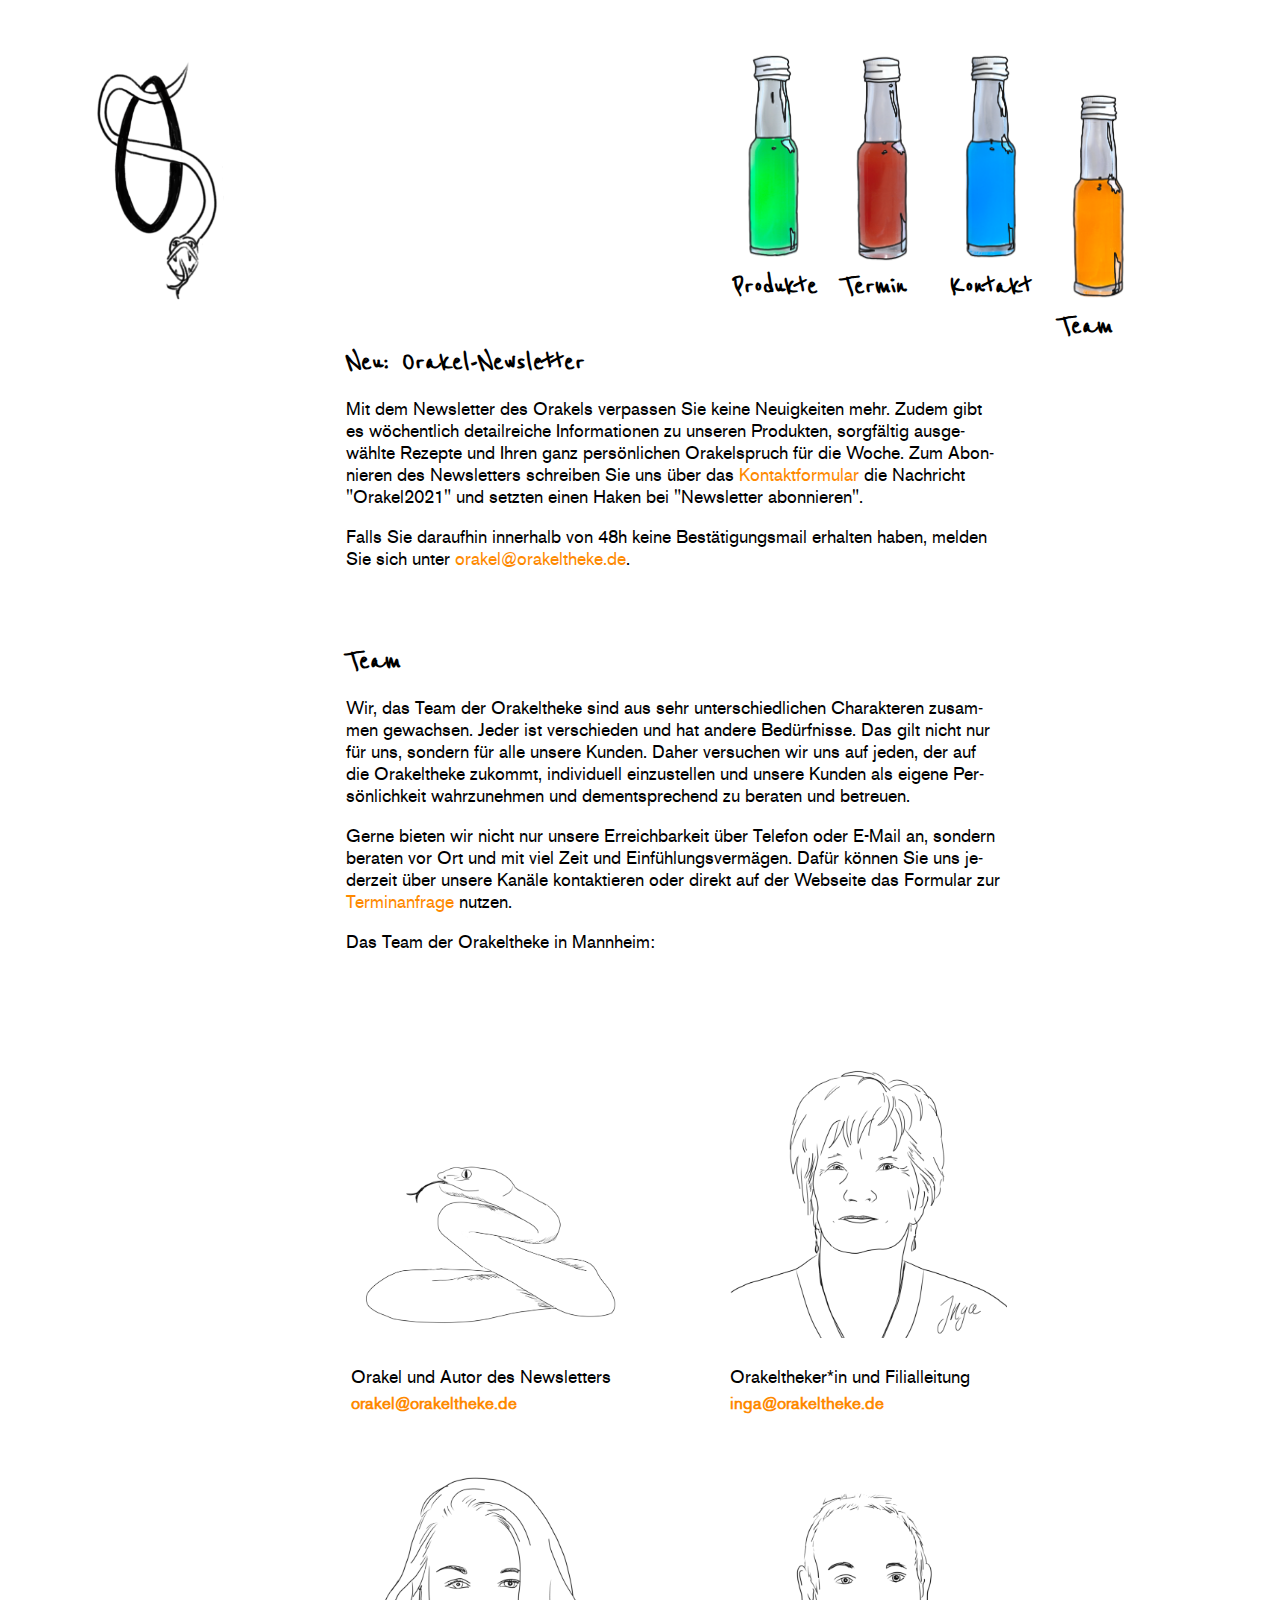
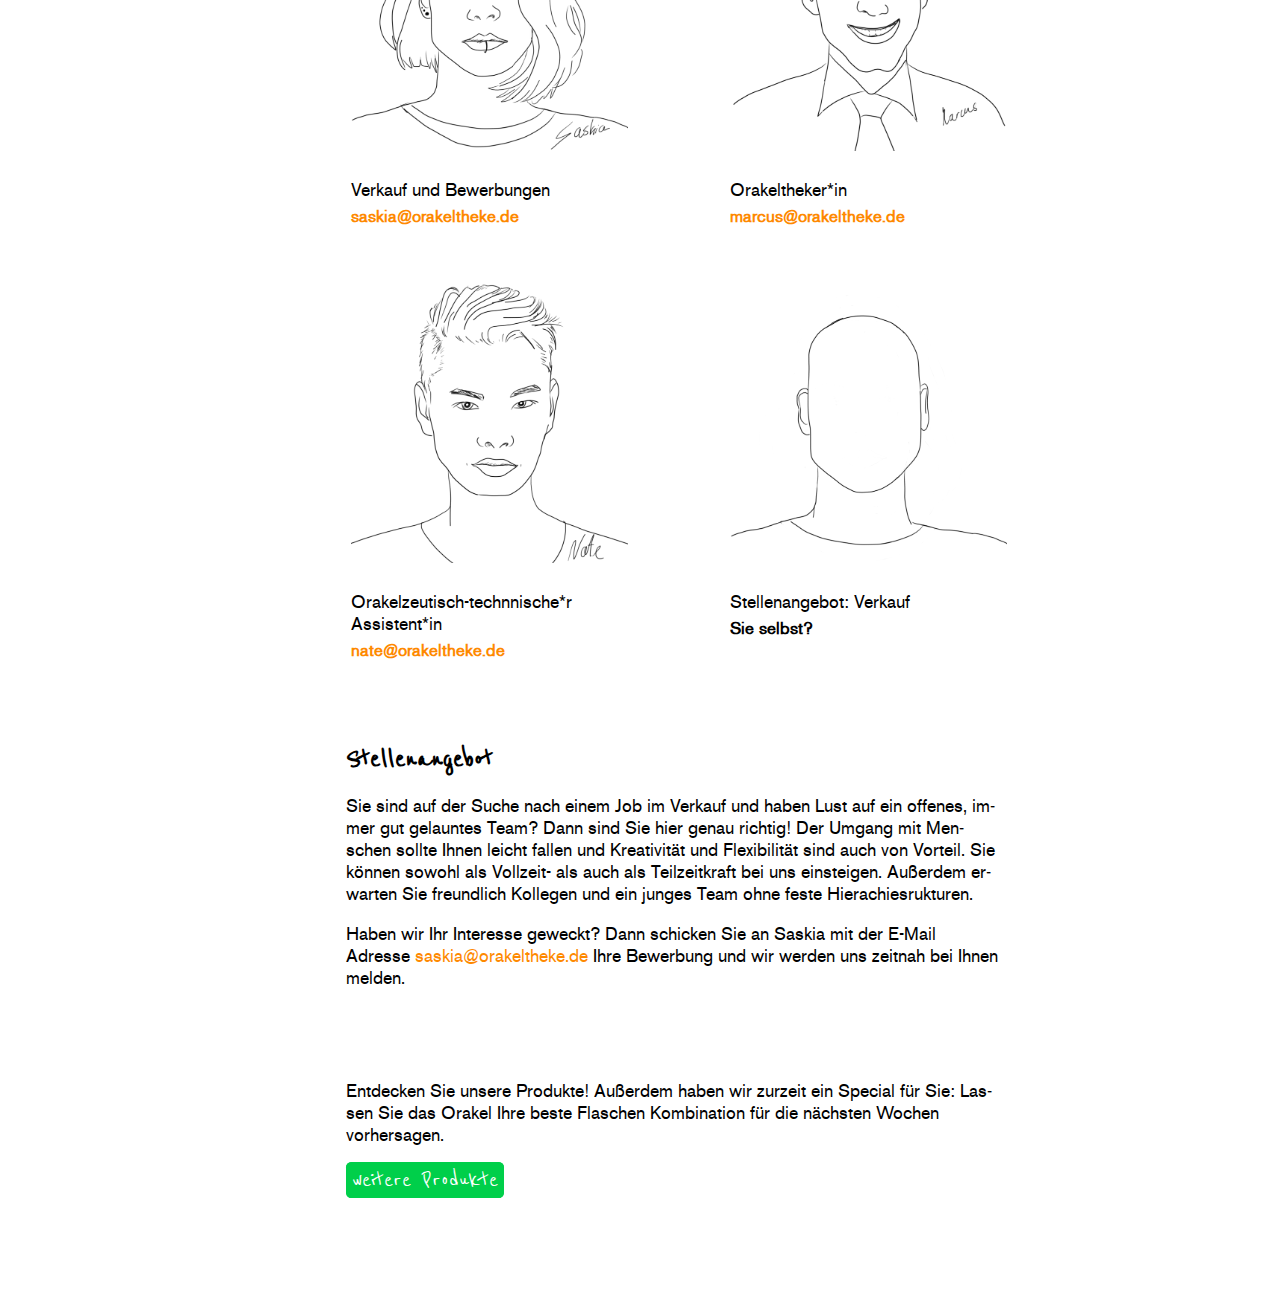
<file: team.html>
<!DOCTYPE html>
<html lang="de">
	<head>
		<title>Orakeltheke</title>
		<meta charset="UTF-8">
		<meta name="author" content="Sophie Humbert">
		<meta name="viewport" content="width=device-width, intial-scale=1.0"> 
		<link rel="stylesheet" href="stylesheet.css">
		<link rel="preconnect" href="https://fonts.gstatic.com">
		<link href="https://fonts.googleapis.com/css2?family=Reenie+Beanie&display=swap" rel="stylesheet">
	</head>
	<body>
		<div class="page">
			<div class="page-left">
				<a href="index.html">
					<img alt="Logo Orakeltheke, Navigation zur Hauptseite" src="bilder/logo.png">
				</a>
			</div>
			<div class="page-right">
				<div class="nav">
					<div class="nav-right">
						<div class="nav-item">
							<a href="produkte.html">
								<img alt="Navigation Angebote und Produkte, Flasche mit grüner Flüssigkeit" src="bilder/MG_7682_grün_be_web.png" />
								<h3>Produkte</h3>
							</a>
						</div>
						<div class="nav-item">
							<a href="zeiten.html">
								<img alt="Navigation Öffnungszeiten und Termin buchen, Flasche mit roter Flüssigkeit" src="bilder/MG_7699_rot_be_web.png" />
								<h3>Termin</h3>
							</a>
						</div>
						<div class="nav-item">
							<a href="kontakt.html">
								<img alt="Navigation Kontakt und Anfahrt, Flasche mit blauer Flüssigkeit" src="bilder/MG_7703_blau_be_web.png" />
								<h3>Kontakt</h3>
							</a>
						</div>
						<div class="nav-item in">
							<a href="team.html">
								<img alt="Navigation Einblicke, Flasche mit orangner Flüssigkeit" src="bilder/MG_7706_orange_be_web.png" />
								<h3>Team</h3>
							</a>
						</div>
					</div>
				</div>
				<div class="content">
					<div id="newsletter" class="content-item">
						<div class="team">
							<h3>Neu: Orakel-Newsletter</h3>
							<p>Mit dem Newsletter des Orakels verpassen Sie keine Neuigkeiten mehr. Zudem gibt es wöchentlich detailreiche Informationen zu unseren Produkten, sorgfältig ausgewählte Rezepte und Ihren ganz persönlichen Orakelspruch für die Woche. Zum Abonnieren des Newsletters schreiben Sie uns über das <a href="kontakt.html#nachricht">Kontaktformular</a> die Nachricht "Orakel2021" und setzten einen Haken bei "Newsletter abonnieren".</p>
							<p>Falls Sie daraufhin innerhalb von 48h keine Bestätigungsmail erhalten haben, melden Sie sich unter <a href="mailto:orakel@orakeltheke.de">orakel@orakeltheke.de</a>.</p>
						</div>
					</div>
					<div class="content-item">
						<div class="team">
							<h3>Team</h3>
							<p>Wir, das Team der Orakeltheke sind aus sehr unterschiedlichen Charakteren zusammen gewachsen. Jeder ist verschieden und hat andere Bedürfnisse. Das gilt nicht nur für uns, sondern für alle unsere Kunden. Daher versuchen wir uns auf jeden, der auf die Orakeltheke zukommt, individuell einzustellen und unsere Kunden als eigene Persönlichkeit wahrzunehmen und dementsprechend zu beraten und betreuen.</p>
							<p>Gerne bieten wir nicht nur unsere Erreichbarkeit über Telefon oder E-Mail an, sondern beraten vor Ort und mit viel Zeit und Einfühlungsvermägen. Dafür können Sie uns jederzeit über unsere Kanäle kontaktieren oder direkt auf der Webseite das Formular zur <a href="zeiten.html#termin">Terminanfrage</a> nutzen.</p>
							<p>Das Team der Orakeltheke in Mannheim:</p>
						</div>
					</div>
					<div class="content-item">
						<div class="team">
							<div class="personal">
								<div class="personal-item">
									<img alt="Orakeltheke Team, Orakel" src="bilder/personOrakel.png">
									<p>Orakel und Autor des Newsletters</p>
									<h5><a href="mailto:orakel@orakeltheke.de">orakel@orakeltheke.de</a></h5>
								</div>
								<div class="personal-item">
									<img alt="Orakeltheke Team, Inge" src="bilder/person1.png">
									<p>Orakeltheker*in und Filialleitung</p>
									<h5><a href="mailto:inge@orakeltheke.de">inga@orakeltheke.de</a></h5>
								</div>
								<div class="personal-item">
									<img alt="Orakeltheke Team, Saskia" src="bilder/person2.png">
									<p>Verkauf und Bewerbungen</p>
									<h5><a href="mailto:saskia@orakeltheke.de">saskia@orakeltheke.de</a></h5>
								</div>
								<div class="personal-item">
									<img alt="Orakeltheke Team, Marcus" src="bilder/person3.png">
									<p>Orakeltheker*in</p>
									<h5><a href="mailto:marcus@orakeltheke.de">marcus@orakeltheke.de</a></h5>
								</div>
								<div class="personal-item">
									<img alt="Orakeltheke Team, Nate" src="bilder/person4.png">
									<p>Orakelzeutisch-technnische*r Assistent*in</p>
									<h5><a href="mailto:nate@orakeltheke.de">nate@orakeltheke.de</a></h5>
								</div>
								<div class="personal-item">
									<img alt="Orakeltheke Team, Stelleangebot" src="bilder/personX.png">
									<p>Stellenangebot: Verkauf</p>
									<h5>Sie selbst?</h5>
								</div>
							</div>
						</div>					
					</div>
					<div id="stellenangebot" class="content-item">
						<div class="team">
							<h3>Stellenangebot</h3>
							<p>Sie sind auf der Suche nach einem Job im Verkauf und haben Lust auf ein offenes, immer gut gelauntes Team? Dann sind Sie hier genau richtig! Der Umgang mit Menschen sollte Ihnen leicht fallen und Kreativität und Flexibilität sind auch von Vorteil. Sie können sowohl als Vollzeit- als auch als Teilzeitkraft bei uns einsteigen. Außerdem erwarten Sie freundlich Kollegen und ein junges Team ohne feste Hierachiesrukturen.</p>
							<p>Haben wir Ihr Interesse geweckt? Dann schicken Sie an Saskia mit der E-Mail Adresse <a href="mailto:saskia@orakeltheke.de">saskia@orakeltheke.de</a> Ihre Bewerbung und wir werden uns zeitnah bei Ihnen melden.</p>
						</div>
					</div>
					<div class="content-item">
						<div class="button produkte">
							<p>Entdecken Sie unsere Produkte! Außerdem haben wir zurzeit ein Special für Sie: Lassen Sie das Orakel Ihre beste Flaschen Kombination für die nächsten Wochen vorhersagen.</p>
							<a href="produkte.html#produkte">weitere Produkte</a>
						</div>	
					</div>
				</div>
			</div>
		</div>
	</body>
</html>
</file>
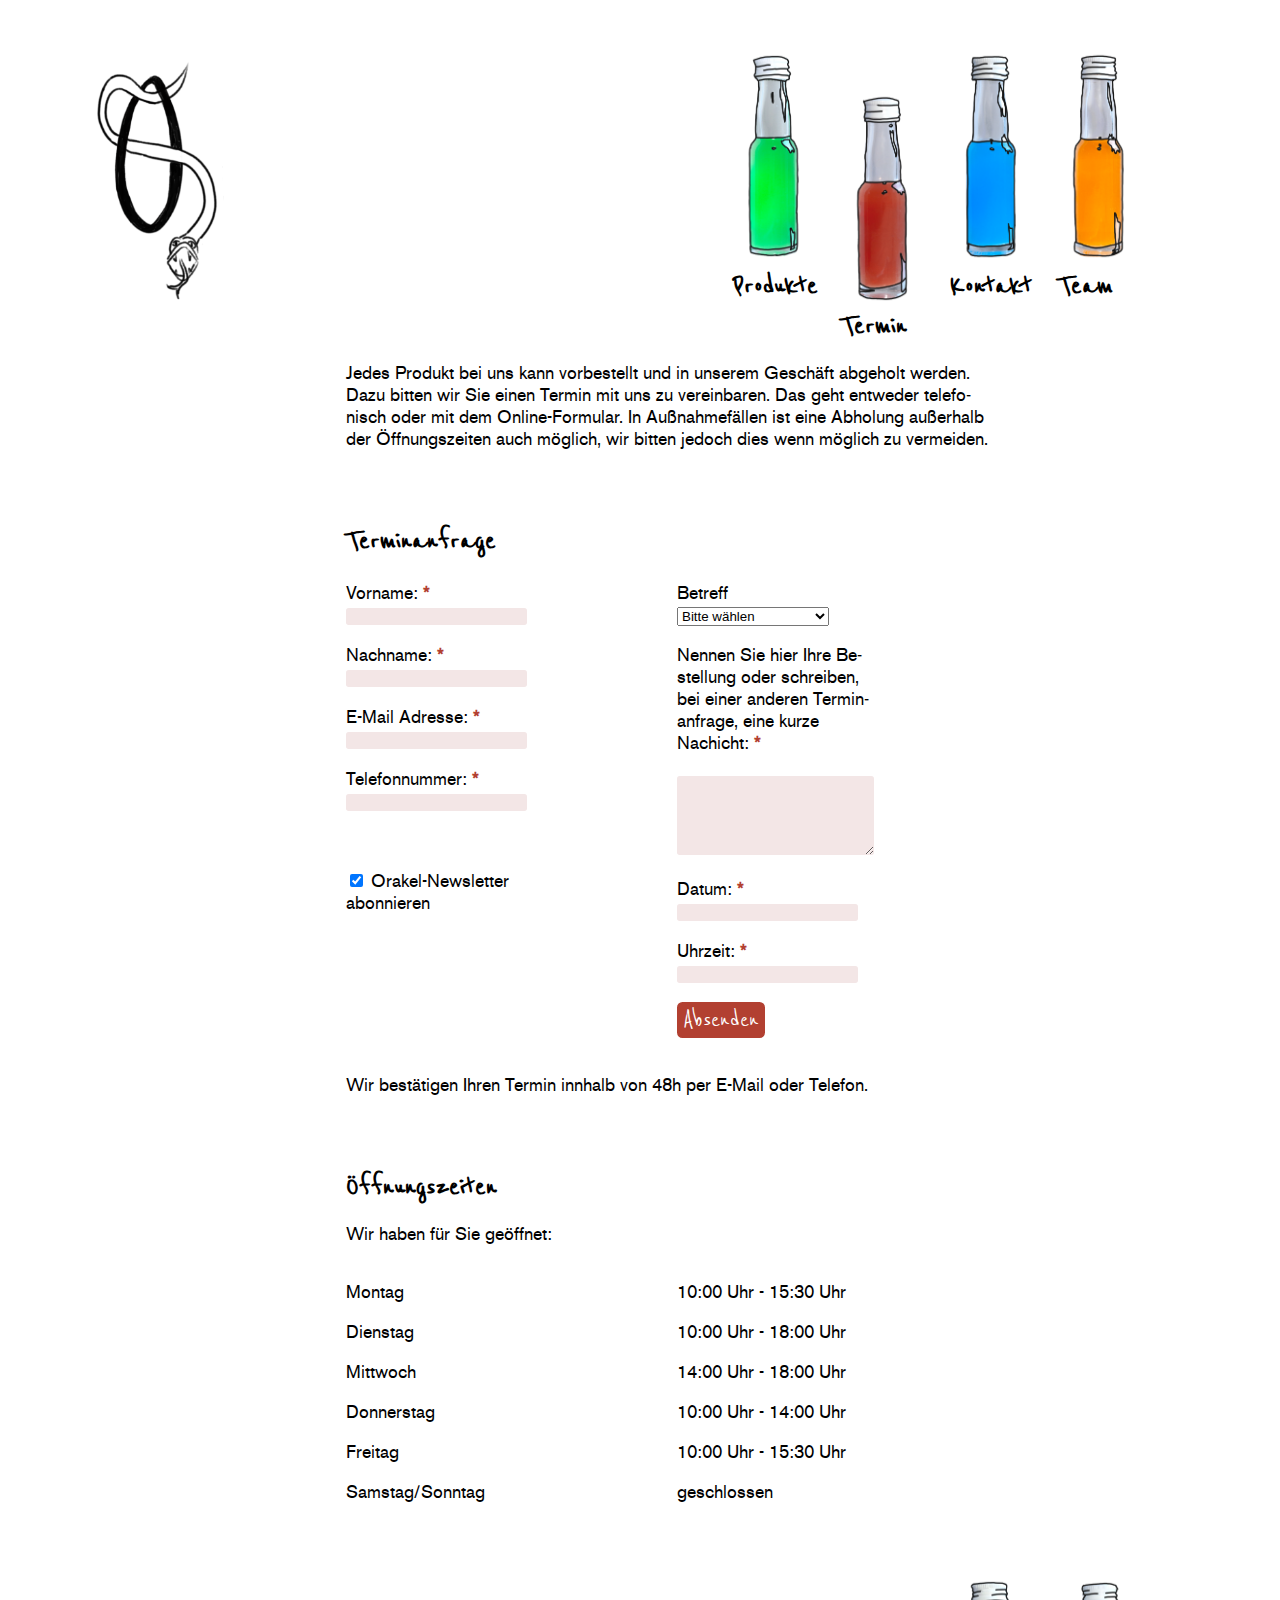
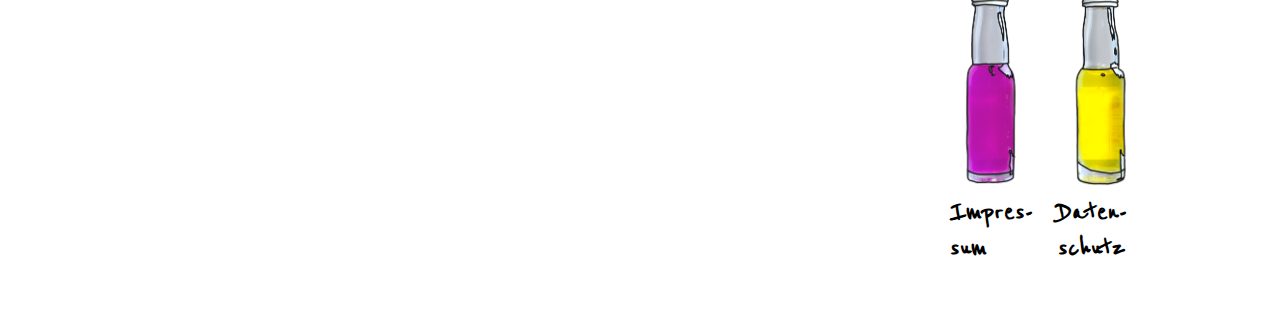
<file: zeiten.html>
<!DOCTYPE html>
<html lang="de">
	<head>
		<title>Orakeltheke</title>
		<meta charset="UTF-8">
		<meta name="author" content="Sophie Humbert">
		<meta name="viewport" content="width=device-width, intial-scale=1.0"> 
		<link rel="stylesheet" href="stylesheet.css">
		<link rel="preconnect" href="https://fonts.gstatic.com">
		<link href="https://fonts.googleapis.com/css2?family=Reenie+Beanie&display=swap" rel="stylesheet">
	</head>
	<body>
		<div class="page">
			<div class="page-left">
				<a href="index.html">
					<img alt="Logo Orakeltheke, Navigation zur Hauptseite" src="bilder/logo.png">
				</a>
			</div>
			<div class="page-right">
				<div class="nav">
					<div class="nav-right">
						<div class="nav-item">
							<a href="produkte.html">
								<img alt="Navigation Angebote und Produkte, Flasche mit grüner Flüssigkeit" src="bilder/MG_7682_grün_be_web.png" />
								<h3>Produkte</h3>
							</a>
						</div>
						<div class="nav-item in">
							<a href="zeiten.html">
								<img alt="Navigation Öffnungszeiten und Termin buchen, Flasche mit roter Flüssigkeit" src="bilder/MG_7699_rot_be_web.png" />
								<h3>Termin</h3>
							</a>
						</div>
						<div class="nav-item">
							<a href="kontakt.html">
								<img alt="Navigation Kontakt und Anfahrt, Flasche mit blauer Flüssigkeit" src="bilder/MG_7703_blau_be_web.png" />
								<h3>Kontakt</h3>
							</a>
						</div>
						<div class="nav-item">
							<a href="team.html">
								<img alt="Navigation Einblicke, Flasche mit orangner Flüssigkeit" src="bilder/MG_7706_orange_be_web.png" />
								<h3>Team</h3>
							</a>
						</div>
					</div>
				</div>
				<div class="content">
					<div id="termin" class="content-item">
						<p>Jedes Produkt bei uns kann vorbestellt und in unserem Geschäft abgeholt werden. Dazu bitten wir Sie einen Termin mit uns zu vereinbaren. Das geht entweder telefonisch oder mit dem Online-Formular. In Außnahmefällen ist eine Abholung außerhalb der Öffnungszeiten auch möglich, wir bitten jedoch dies wenn möglich zu vermeiden.</p> 
					</div>
					<div class="content-item">
						<h3>Terminanfrage</h3>
						<form method="post" action="">
							<div class="zeiten">
								<div class="zeiten-item">
									<p>
										<label for="vorname">Vorname:</label>
										<span class="stern">*</span>
										<input type="text" name="vorname" size="20" maxlength="30" id="vorname">
									</p>
									<p>
										<label for="Nachname">Nachname:</label>
										<span class="stern">*</span>
										<input type="text" name="nachname" size="20" maxlength="30" id="nachname">
									</p>
									<p>
										<label for="mail">E-Mail Adresse:</label>
										<span class="stern">*</span>
										<input type="mailto" required="" name="mail" size="20" maxlength="30" id="mail">
									</p>
									<p>
										<label for="mail">Telefonnummer:</label>
										<span class="stern">*</span>
										<input type="int" required="" name="telefon" size="20" maxlength="30" id="telefon">
									</p>
									<br>
									<p>
										<input type="checkbox" name="info" value="ja" id="info" checked="checked">
										<label id="news" for="info">Orakel-Newsletter abonnieren</label>
									</p>	
									
								</div>
								<div class="zeiten-item">				
									<p>
										<label for="betreff">Betreff</label>
											<select name="betreff" id="betreff">
												<option value="0">Bitte wählen</option>
												<option value="1">Abhohlung Bestellung</option>
												<option value="2">Beratung Produkte</option>
												<option value="3">Orakelsitzung</option>
											
												<option value="4">Sonstiges</option>
										</select>
									</p>
									<p>
										<label for="nachricht">Nennen Sie hier Ihre Bestellung oder schreiben, bei einer anderen Terminanfrage, eine kurze Nachicht:</label>
										<span class="stern">*</span>
										<br>
										<br>
										<textarea rows="5" cols="20" required="" name="nachricht" id="nachricht"></textarea>
									</p>
									<p>
										<label for="mail">Datum:</label>
										<span class="stern">*</span>
										<input type="var" required="" name="datum" size="20" maxlength="30" id="datum">
									</p>
									<p>
										<label for="mail">Uhrzeit:</label>
										<span class="stern">*</span>
										<input type="var" required="" name="uhrzeit" size="20" maxlength="30" id="uhrzeit">
									</p>
									<p class="button zeiten">
										<input id="absenden" type="submit" value="Absenden">
									</p>

								</div>
								<p>Wir bestätigen Ihren Termin innhalb von 48h per E-Mail oder Telefon.</p>
							</div>
						</form>
					</div>
					<div class="content-item">
						<h3>Öffnungszeiten</h3>
						<p>Wir haben für Sie geöffnet:</p>
							<div class="zeiten">
								<div class="zeiten-item tag">
									<p>Montag</p>
									<p>Dienstag</p>
									<p>Mittwoch</p>
									<p>Donnerstag</p>
									<p>Freitag</p>
									<p>Samstag/Sonntag</p>
								</div>
								<div class="zeiten-item zeit">
									<p>10:00 Uhr - 15:30 Uhr</p>
									<p>10:00 Uhr - 18:00 Uhr</p>
									<p>14:00 Uhr - 18:00 Uhr</p>
									<p>10:00 Uhr - 14:00 Uhr</p>
									<p>10:00 Uhr - 15:30 Uhr</p>
									<p>geschlossen</p>
								</div>
							</div>
					</div>
				</div>
				<div class="nav-right">
					<div class="nav-item">
						<a href="kleingedrucktes.html#impressum">
							<img alt="Navigation Impressum, Flasche mit lila Flüssigkeit" src="bilder/MG_7688_lila_be_web.png" />
							<h3>Impressum</h3>
						</a>
					</div>
					<div class="nav-item">
						<a href="kleingedrucktes.html#datenschutz">
							<img alt="Navigation Datenschutz, Flasche mit gelber Flüssigkeit" src="bilder/MG_7686_gelb_be_web.png" />
							<h3>Datenschutz</h3>
						</a>
					</div>
				</div>
			</div>
		</div>
	</body>
</html>
</file>
<file: stylesheet.css>
/*Allgemeine Formatierungen*/
 * {
  box-sizing: border-box;
}


 @font-face {
    font-family: 'akzidenz_grotesk';
    src: url('berthold_akzidenz_grotesk_be_regular-webfont.woff2') format('woff2'),
         url('berthold_akzidenz_grotesk_be_regular-webfont.woff') format('woff');
    font-weight: normal;
    font-style: normal;
}


body {
	font-family: "akzidenz_grotesk", Arial, sans-serif;
	font-size: 18px;
	padding: 0;
	margin: 0;
	hyphens: auto;
	-webkit- hyphens: auto;
	-ms- hyphens: auto;
}

h3 {
	font-family: 'Reenie Beanie', sans-serif;
	font-size: 170%;
	padding: 0;
	margin: 0 0 5px 0;
}

.button a {
	color: #ffffff;
	padding: 0 4px 0 4px;
	border-radius: 0.2em;
	font-family: 'Reenie Beanie', sans-serif;
	font-size: 150%;
	font-weight: 500;
	margin: 5px 0 5px 0;
}


a {
	color: #000000;
	text-decoration: none;
}


/*Raster/Aufteilung der Seite*/
.page {
	display: flex;
	flex-flow: row wrap;	
}

.page-left {
	width: 20vw;
}

.page-left img {
	width: auto;
	height: 90vh;
	position: fixed;
}

.page-left img:hover {
	width: auto;
	height: 99vh;
	transition: all 0.25s ease;
}

.page-right {
	width: 75vw;
	padding: 50px 50px 50px 90px;
	
}

@media (max-width: 1000px) {
	.page-left img {
		width: auto;
		height: 85vh;
		position: fixed;	
	}
}



/*Navigation oben und unten*/
.nav {
	width: 100%;
	margin-left: auto;
	margin-bottom: 35px;
	display: flex;
	flex-flow: row wrap;
}

.nav-left {
	width: 40%;
	padding-right: 10px;
}

.nav-right {
	width: 60%;
	margin-left: auto;
	display: flex;
	flex-flow: row wrap;
	justify-content: flex-end;
	align-items: flex-start;
}

.nav-right .nav-item {
	width: 22%;
	position: relative;
	top: 0px;
}

.nav-right .nav-item:hover {
	position: relative;
	top: 40px;
	transition: all 0.25s ease;
}


.nav-item.in {
	position: relative;
	top: 40px;
}

.nav-item img {
	width: 75%;
	height: auto;
}

@media (max-width: 1000px) {
	.nav-left {
		width: 100%;
		order: 2;
	}
	.nav-right {
		width: 100%;
		order: 1;
		margin-bottom: 80px;
	}
	.nav-right .nav-item {
		width: 18%;
	}
	.nav-item img {
		width: 85%;
		height: auto;
	}
}

/*Formatierung der Inhaltsblöcke*/
.content {
	width: 100%;
	margin-left: auto;
	display: flex;
	flex-flow: column nowrap;
}

.content-item {
	margin-bottom: 55px;
}

.content-item p {
	width: 80%;
}

.content-item img {
	width: 100%;
}


/*Formatierung des Teilbereichs Angebote und Produkte*/
.angebote {
	display: flex;
	flex-flow: row wrap;
}

.angebote-item {
	width: 30%;
	margin-right: 10px;
}

.angebote-item.klein {
	width: 20%;
	margin-right: 10px;
}

.angebote-item img {
	width: 100%;
	border-radius: 0.2em;
}

.angebote-item img:hover {
	opacity: 0.7;
	transition: all 0.25s ease;
}

.angebote-item p {
	font-size: 85%;
	margin-top: 5px;
	margin-bottom: 40px;
}

h5 {
	font-size: 95%;
	margin: 5px 0 5px 0;
	padding: 0;
}

.beschreibung p {
	margin-left: 25px;
}

.reduziert {
	text-decoration: line-through;
	font-size: 75%;
	margin-top: 5px;
}

.produkte a {
	background-color: #00cf4a;
	border: solid 2px #00cf4a;
}

.produkte a:hover {
	color: #00cf4a;
	background-color: #ffffff;
	font-weight: 600;
	border: solid 2px #ffffff;
	transition: color 0.25s ease;
	transition: background-color 0.25s ease;
}

.orakel {
	display: flex;
	flex-flow: row wrap;
}

.orakel-item {
	width: 15%;
}

.orakel-item img {
	width: 70%;
}

.button.orakel {
	width: 25%;
	text-align: center;
	color: #ffffff;
	padding: 0 4px 0 4px;
	border-radius: 0.2em;
	font-family: 'Reenie Beanie', sans-serif;
	font-size: 150%;
	font-weight: 500;
	background-color: #000000;
	border: solid 2px #000000;
	margin: 15px 0 10px 0;
}

.button.orakel:hover {
	color: #000000;
	background-color: #ffffff;
	font-weight: 600;
	border: solid 2px #ffffff;
	transition: color 0.25s ease;
	transition: background-color 0.25s ease;
	cursor: pointer;
}

#orakelergebnis {
	opacity: 0;
}



/*Formatierung des Teilbereichs Öffnungszeiten und Termin*/
.zeiten {
	display: flex;
	flex-flow: row wrap;
}

.zeiten-item {
	width: 30%;
	margin-right: 85px;
}


.button.zeiten a {
	background-color: #b24031;
	border: solid 2px #b24031;
}

.button.zeiten a:hover {
	color: #b24031;
	background-color: #ffffff;
	font-weight: 600;
	border: solid 2px #ffffff;
	transition: color 0.25s ease;
	transition: background-color 0.25s ease;
}

.button.zeiten input {
	color: #ffffff;
	padding: 0 4px 0 4px;
	border-radius: 0.2em;
	font-family: 'Reenie Beanie', sans-serif;
	font-size: 150%;
	font-weight: 500;
	background-color: #b24031;
	border: solid 2px #b24031;
}

.button.zeiten input:hover {
	color: #b24031;
	background-color: #ffffff;
	font-weight: 600;
	border: solid 2px #ffffff;
	transition: color 0.25s ease;
	transition: background-color 0.25s ease;
	cursor: pointer;
}

.zeiten input {
	background-color: #f3e6e6;
	border-radius: 0.2em;
	border: none;
}

.zeiten textarea {
	background-color: #f3e6e6;
	border-radius: 0.2em;
	border: none;
}

.zeiten .stern {
	color: #b24031;
	font-weight: 600;
}

.zeiten textarea {
	width: 100%;
	height: 100%;
}

/*Formatierung des Teilbereichs Kontakt und Anfahrt*/
.kontakt {
	display: flex;
	flex-flow: row wrap;
}

.kontakt-item {
	width: 30%;
	margin-right: 85px;
}


.kontakt a { 
	color: #0098fd;
}

.kontakt a:hover {
	border-bottom: 0.5px solid #0098fd;
	transition: all 0.25s ease;
}

.button.kontakt a {
	color: #ffffff;
	background-color: #0098fd;
	border: solid 2px #0098fd;
	font-weight: 400;
}

.button.kontakt a:hover {
	color: #0098fd;
	background-color: #ffffff;
	font-weight: 600;
	border: solid 2px #ffffff;
	transition: color 0.25s ease;
	transition: background-color 0.25s ease;
}

.button.kontakt input {
	color: #ffffff;
	padding: 0 4px 0 4px;
	border-radius: 0.2em;
	font-family: 'Reenie Beanie', sans-serif;
	font-size: 150%;
	font-weight: 500;
	background-color: #0098fd;
	border: solid 2px #0098fd;
}

.button.kontakt input:hover {
	color: #0098fd;
	background-color: #ffffff;
	font-weight: 600;
	border: solid 2px #ffffff;
	transition: color 0.25s ease;
	transition: background-color 0.25s ease;
	cursor: pointer;
}

.kontakt input {
	background-color: #cce7f9;
	border-radius: 0.2em;
	border: none;
}

.kontakt textarea {
	background-color: #cce7f9;
	border-radius: 0.2em;
	border: none;
}

.kontakt .stern {
	color: #0098fd;
	font-weight: 600;
}

.icon {
	display: flex;
	flex-flow: row wrap;
}

.icon-item {
	width: 85%;
	margin: 15px 5px 10px 0;

}

.bild {
	width: 10%;
}
.bild img {
	width: 65%;
}

.kontakt-item.karte  {
	margin: 0;
	width: 50%;
	
}

.kontakt-item.karte iframe {
	width: 100%;
	height: 100%;
}

/*Formatierung des Teilbereichs Team*/
.personal {
	display: flex;
	flex-flow: row wrap;
}

.personal-item {
	width: 45%;
	margin: 5px 5px 20px 5px;
}

.personal-item img {
	width: 75%;
	margin-bottom: 5px;
}

.personal-item p {
	margin-bottom: 0;
}

.team a {
	color: #fe8900;
}

.team a:hover {
	border-bottom: 0.5px solid #fe8900;
	transition: all 0.25s ease;
}

.button.team a {
	color: #ffffff;
	background-color: #fe8900;
	border: solid 2px #fe8900;
}

.button.team a:hover {
	color: #fe8900;
	background-color: #ffffff;
	font-weight: 600;
	border: solid 2px #ffffff;
	transition: color 0.25s ease;
	transition: background-color 0.25s ease;
}



/*Formatierung des Teilbereichs Impressum und Datenschutz*/
.kleingedrucktes {
	display: flex;
	flex-flow: row wrap;
}

.kleingedrucktes-item {
	width: 40%;
	margin-right: 85px;
	font-size: 85%;
}

#impressum .kleingedrucktes-item a {
	color: #d03fd4;
}

#impressum .kleingedrucktes-item a:hover {
	border-bottom: 0.5px solid #d03fd4;
	transition: all 0.25s ease;
}

.footer {
	background-color: #868686;
	color: #ffffff;
	text-align: center;
	padding: 100px;
}

.footer-item {
	width: 60vw;
	margin-right: auto;
	margin-left: auto;

}


/*Formatierung Baustellen Seite*/
.baustelle {
	margin: 0;	
	justify-content: space-around;
}

.baustelle-item {
	width: 100%;
	position: static;
	margin: 0;
}

.baustelle img {
	width: 200%;
}

.nav-right .baustelle-item:hover {
	position: static;
}
</file>
